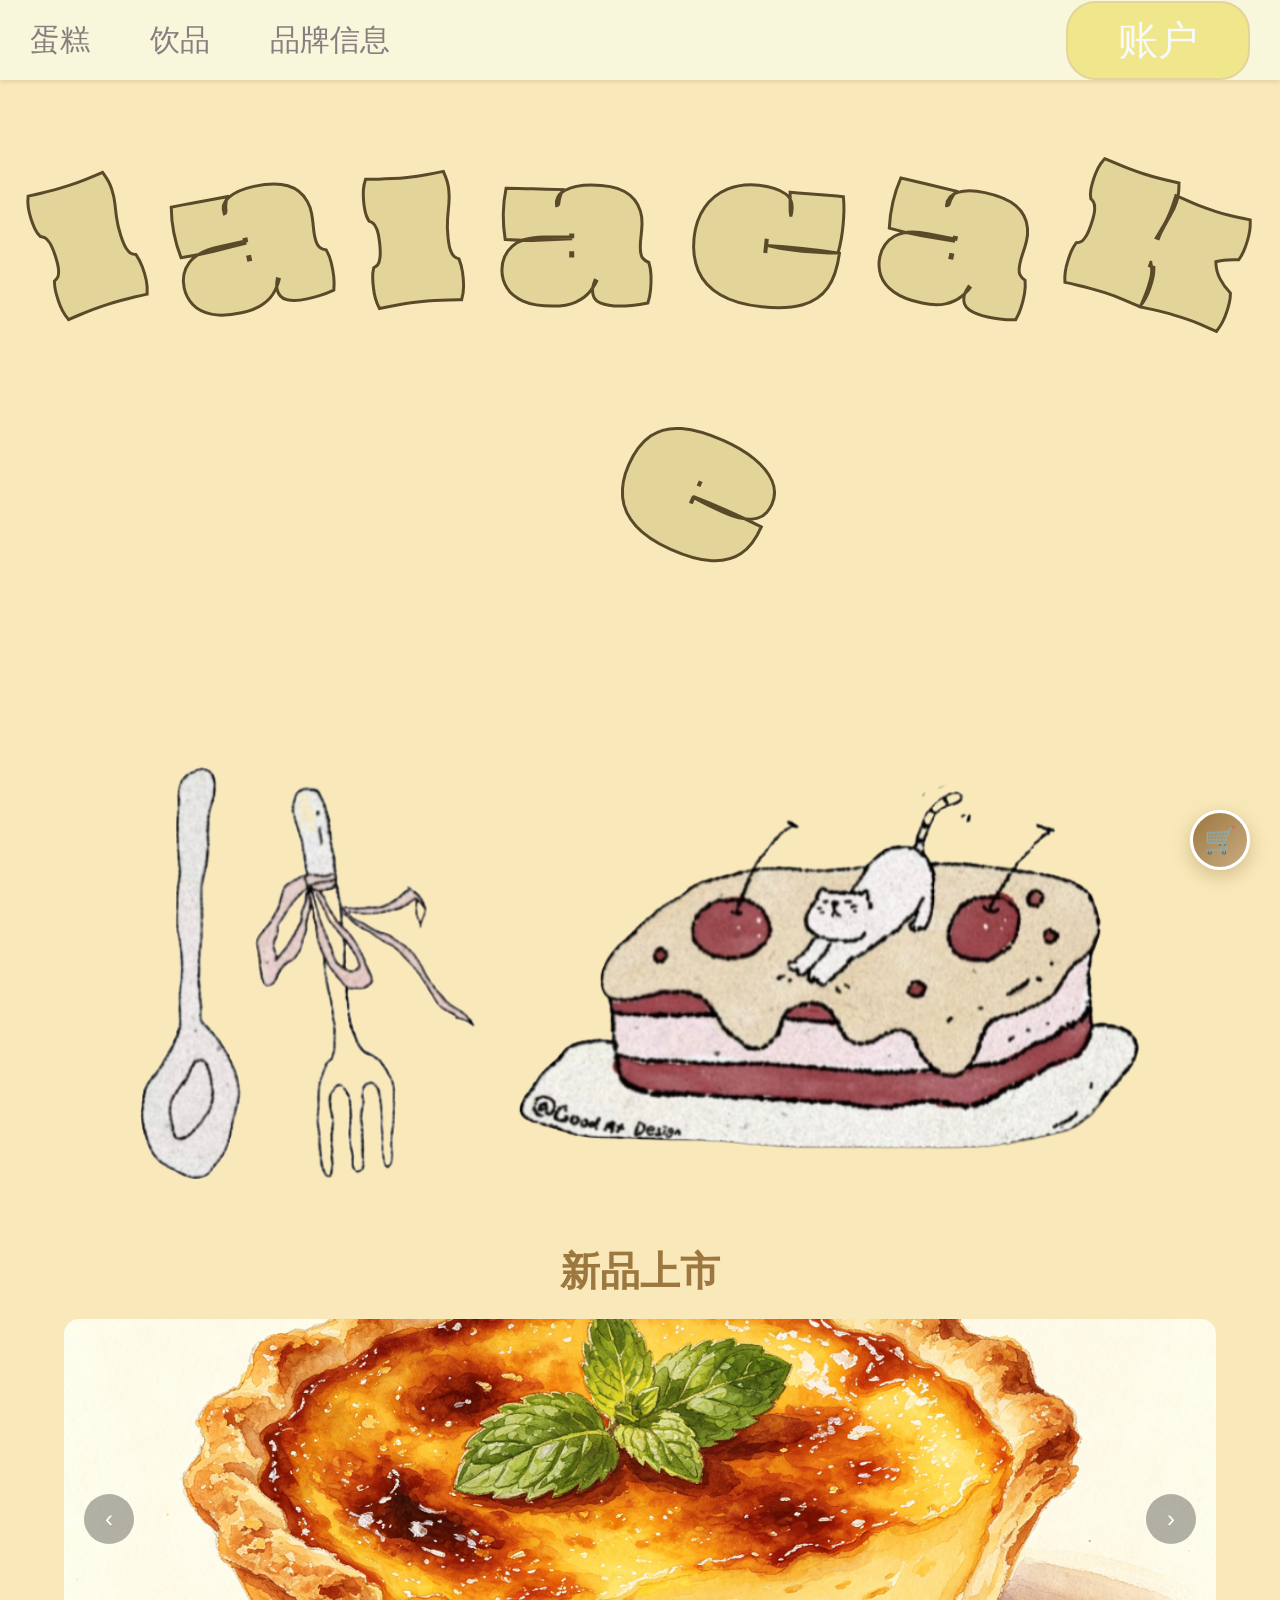
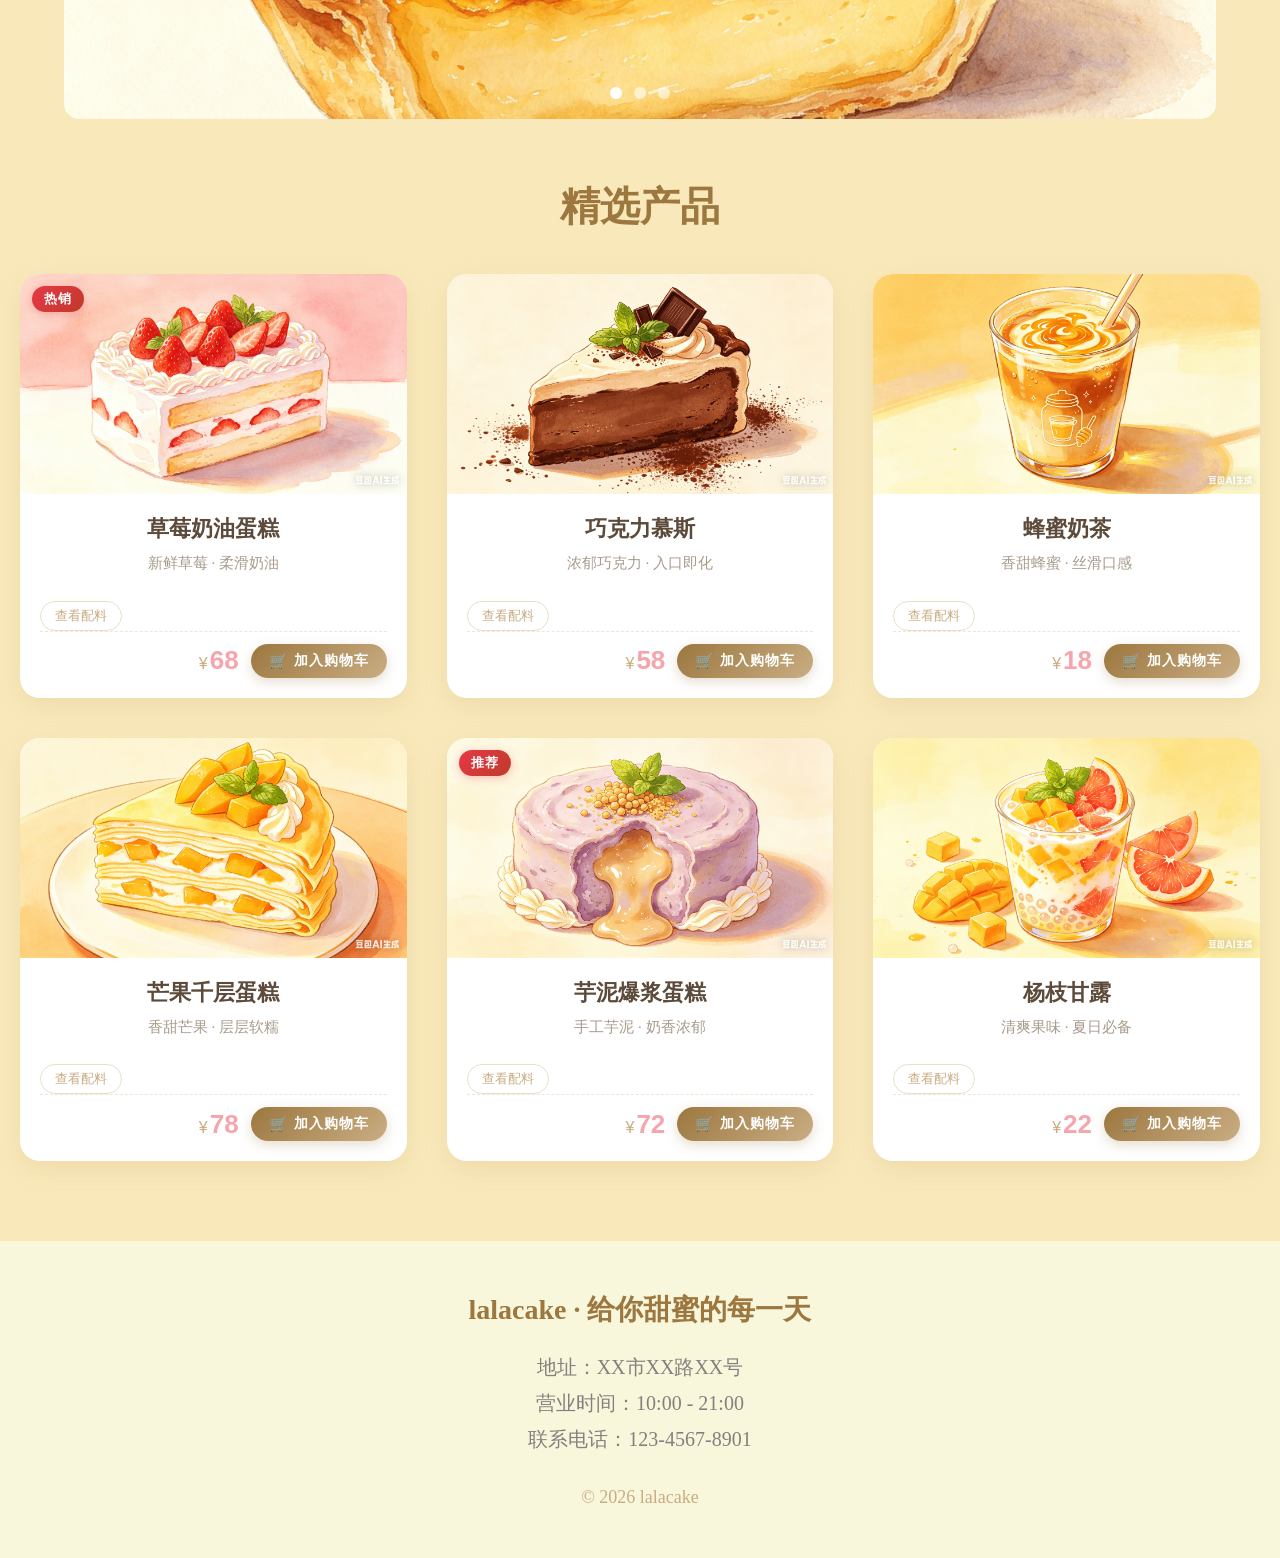
<file: index.html>
<!DOCTYPE html>
<html lang="zh-CN">

<head>
    <meta charset="UTF-8">
    <meta name="viewport" content="width=device-width, initial-scale=1.0">
    <title>lalacake</title>
    <link rel="stylesheet" href="首页style.css">
    <meta name="viewport" content="width=device-width, initial-scale=1.0">
    <link rel="stylesheet" href="mobile.css">
</head>

<body>

    <div class="navbar">
        <ul class="nav-menu">
            <li><a href="蛋糕.html">蛋糕</a></li>
            <li><a href="饮品.html">饮品</a></li>
            <li><a href="javascript:openBrandModal();">品牌信息</a></li>
        </ul>
        <div class="nav-user">
            <a href="javascript:void(0)" onclick="openUser()">账户</a>
        </div>
    </div>

    <div class="header-section">
        <h1 class="curve-title">
            <span style="transform:rotate(-18deg)">l</span>
            <span style="transform:rotate(-12deg)">a</span>
            <span style="transform:rotate(-6deg)">l</span>
            <span style="transform:rotate(0deg)">a</span>
            <span style="transform:rotate(6deg)">c</span>
            <span style="transform:rotate(12deg)">a</span>
            <span style="transform:rotate(18deg)">k</span>
            <span style="transform:rotate(24deg)">e</span>
        </h1>
        <img class="header-img" src="./img/表图.png" alt="照片">
    </div>
    <h2 class="new-title">新品上市</h2>
    <div class="carousel" id="carousel2">
        <div class="carousel-inner">
            <div class="carousel-item active" style="background-image:url('./img/蛋挞.png')"></div>
            <div class="carousel-item" style="background-image:url('./img/瑞士卷.png')"></div>
            <div class="carousel-item" style="background-image:url('./img/阳光玫瑰.png')"></div>
        </div>
        <button class="prev">‹</button>
        <button class="next">›</button>
        <div class="dots">
            <span class="dot active"></span>
            <span class="dot"></span>
            <span class="dot"></span>
        </div>
    </div>

    <!-- 精选产品 -->
    <div class="product-section">
        <h2 class="section-title">精选产品</h2>
        <div class="product-box">
            <div class="item">
                <div class="img-wrap">
                    <div class="tag">热销</div>
                    <img src="./img/草莓奶油蛋糕.png" alt="草莓奶油蛋糕">
                </div>
                <div class="info">
                    <h3>草莓奶油蛋糕</h3>
                    <p class="desc">新鲜草莓 · 柔滑奶油</p>
                    <button class="detail-btn" onclick="showDetail(0)">查看配料</button>
                    <div class="action-bar">
                        <div class="price"><span>¥</span>68</div>
                        <button class="cart-btn" onclick="addToCart(0)">加入购物车</button>
                    </div>
                </div>
            </div>

            <div class="item">
                <div class="img-wrap">
                    <img src="./img/巧克力慕斯.png" alt="巧克力慕斯">
                </div>
                <div class="info">
                    <h3>巧克力慕斯</h3>
                    <p class="desc">浓郁巧克力 · 入口即化</p>
                    <button class="detail-btn" onclick="showDetail(1)">查看配料</button>
                    <div class="action-bar">
                        <div class="price"><span>¥</span>58</div>
                        <button class="cart-btn" onclick="addToCart(1)">加入购物车</button>
                    </div>
                </div>
            </div>

            <div class="item">
                <div class="img-wrap">
                    <img src="./img/蜂蜜奶茶.png" alt="蜂蜜奶茶">
                </div>
                <div class="info">
                    <h3>蜂蜜奶茶</h3>
                    <p class="desc">香甜蜂蜜 · 丝滑口感</p>
                    <button class="detail-btn" onclick="showDetail(2)">查看配料</button>
                    <div class="action-bar">
                        <div class="price"><span>¥</span>18</div>
                        <button class="cart-btn" onclick="addToCart(2)">加入购物车</button>
                    </div>
                </div>
            </div>

            <div class="item">
                <div class="img-wrap">
                    <img src="./img/芒果千层蛋糕.png" alt="芒果千层蛋糕">
                </div>
                <div class="info">
                    <h3>芒果千层蛋糕</h3>
                    <p class="desc">香甜芒果 · 层层软糯</p>
                    <button class="detail-btn" onclick="showDetail(3)">查看配料</button>
                    <div class="action-bar">
                        <div class="price"><span>¥</span>78</div>
                        <button class="cart-btn" onclick="addToCart(3)">加入购物车</button>
                    </div>
                </div>
            </div>

            <div class="item">
                <div class="img-wrap">
                    <div class="tag">推荐</div>
                    <img src="./img/芋泥爆浆蛋糕.png" alt="芋泥爆浆蛋糕">
                </div>
                <div class="info">
                    <h3>芋泥爆浆蛋糕</h3>
                    <p class="desc">手工芋泥 · 奶香浓郁</p>
                    <button class="detail-btn" onclick="showDetail(4)">查看配料</button>
                    <div class="action-bar">
                        <div class="price"><span>¥</span>72</div>
                        <button class="cart-btn" onclick="addToCart(4)">加入购物车</button>
                    </div>
                </div>
            </div>

            <div class="item">
                <div class="img-wrap">
                    <img src="./img/杨枝甘露.png" alt="杨枝甘露">
                </div>
                <div class="info">
                    <h3>杨枝甘露</h3>
                    <p class="desc">清爽果味 · 夏日必备</p>
                    <button class="detail-btn" onclick="showDetail(5)">查看配料</button>
                    <div class="action-bar">
                        <div class="price"><span>¥</span>22</div>
                        <button class="cart-btn" onclick="addToCart(5)">加入购物车</button>
                    </div>
                </div>
            </div>
        </div>
    </div>

    <!-- 配料弹窗 -->
    <div class="modal" id="modal">
        <div class="modal-content">
            <span class="close" onclick="closeModal()">&times;</span>
            <h3 id="modalTitle">产品名称</h3>
            <p id="modalContent">配料表</p>
        </div>
    </div>

    <!-- 品牌信息弹窗 -->
    <div class="modal" id="brandModal">
        <div class="modal-content">
            <span class="close" onclick="closeBrandModal()">&times;</span>
            <h3 style="margin-bottom: 15px;color:#9c773f;">🥧 关于 lalacake</h3>
            <p style="line-height:1.8;color:#5c4a3a;">
                lalacake 创立于2025年，<br>
                坚持纯手工制作甜点与饮品，<br>
                严选优质原料，低糖低脂，<br>
                用心打造每一份甜蜜美味。<br><br>
                品牌理念：<br>
                「用甜点治愈日常，用温柔陪伴生活」
            </p>
        </div>
    </div>
    <!-- 右下角购物车悬浮按钮 -->
    <div class="float-cart" id="floatCart" onclick="openCart()">
        🛒
        <div class="badge" id="cartBadge">0</div>
    </div>

    <!-- ===================== 购物车侧边弹窗 ===================== -->
    <div class="cart-overlay" id="cartOverlay" onclick="closeCart(event)">
        <div class="cart-panel" onclick="event.stopPropagation()">
            <div class="cart-header">
                <h2>我的购物车</h2>
                <button class="cart-close" onclick="closeCart()">&times;</button>
            </div>
            <div class="cart-body" id="cartBody">
                <!-- 动态内容 -->
            </div>
            <div class="cart-footer" id="cartFooter" style="display:none;">
                <div class="cart-total-row">
                    <span>合计</span>
                    <div class="total-price"><span>¥</span><span id="totalPrice">0</span></div>
                </div>
                <button class="checkout-btn">去结算</button>
            </div>
        </div>
    </div>

    <!-- 页脚 -->
    <div class="footer">
        <h3>lalacake · 给你甜蜜的每一天</h3>
        <p>地址：XX市XX路XX号</p>
        <p>营业时间：10:00 - 21:00</p>
        <p>联系电话：123-4567-8901</p>
        <div class="footer-bottom">
            © 2026 lalacake
        </div>
    </div>

    <script src="首页script.js"></script>
    <script src="账户.js"></script>



</body>


</html>
</file>
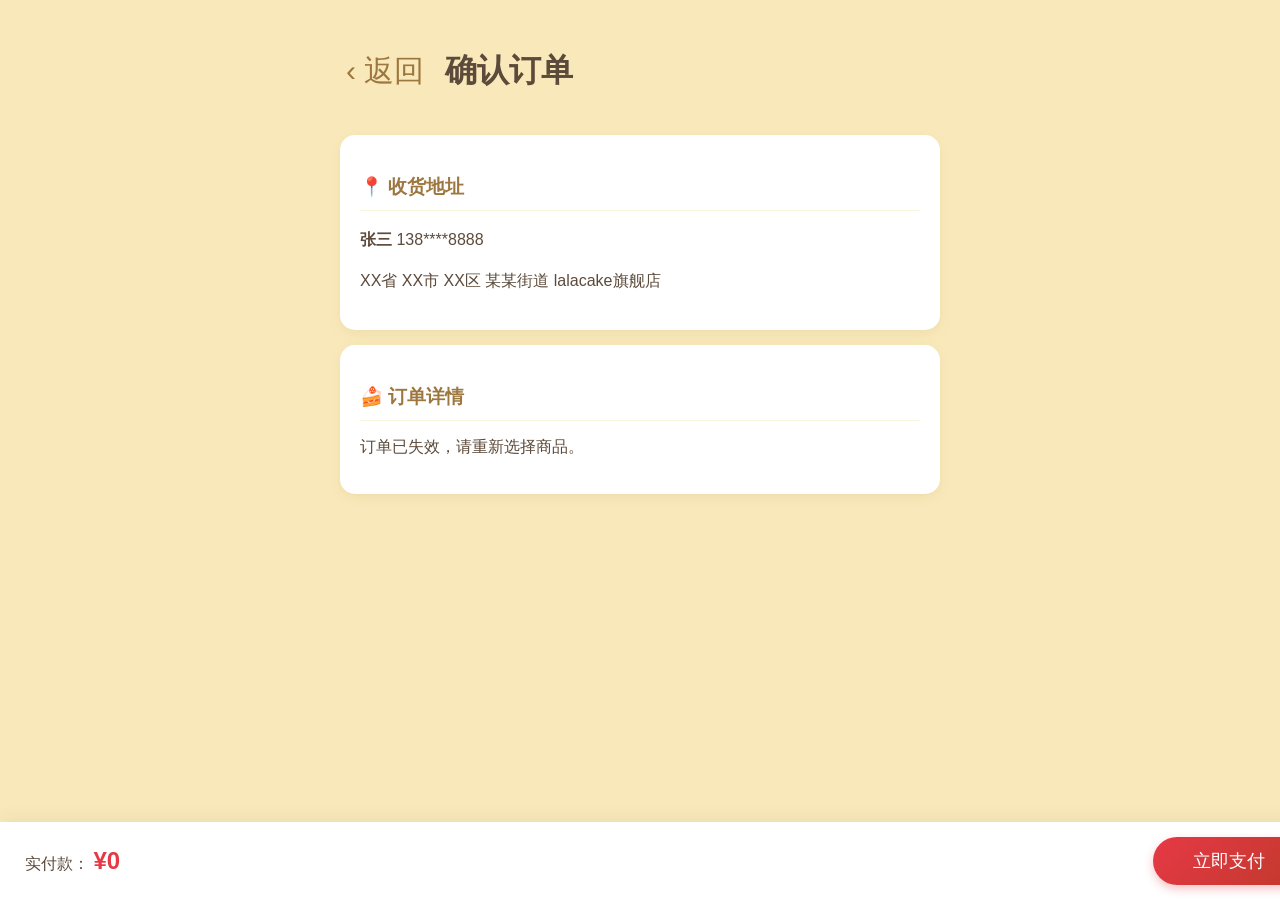
<file: 结算.html>
<!DOCTYPE html>
<html lang="zh-CN">

<head>
  <meta charset="UTF-8">
  <meta name="viewport" content="width=device-width, initial-scale=1.0">
  <title>确认订单 - lalacake</title>
  <link rel="stylesheet" href="结算.css">
  <meta name="viewport" content="width=device-width, initial-scale=1.0">
  <link rel="stylesheet" href="mobile.css">
</head>

<body>
  <div class="checkout-container">
    <div class="checkout-header">
      <button class="back-btn" onclick="history.back()">‹ 返回</button>
      <h1>确认订单</h1>
    </div>

    <div class="section-card">
      <h3>📍 收货地址</h3>
      <div class="address-info">
        <p><strong>张三</strong> 138****8888</p>
        <p>XX省 XX市 XX区 某某街道 lalacake旗舰店</p>
      </div>
    </div>

    <div class="section-card">
      <h3>🍰 订单详情</h3>
      <div id="orderList">
      </div>
    </div>

    <div class="checkout-footer">
      <div class="total-bar">
        <span>实付款：</span>
        <span class="final-price">¥<span id="finalTotal">0</span></span>
      </div>
      <button class="pay-btn" onclick="handlePay()">立即支付</button>
    </div>
  </div>

  <script src="结算.js"></script>
</body>

</html>
</file>
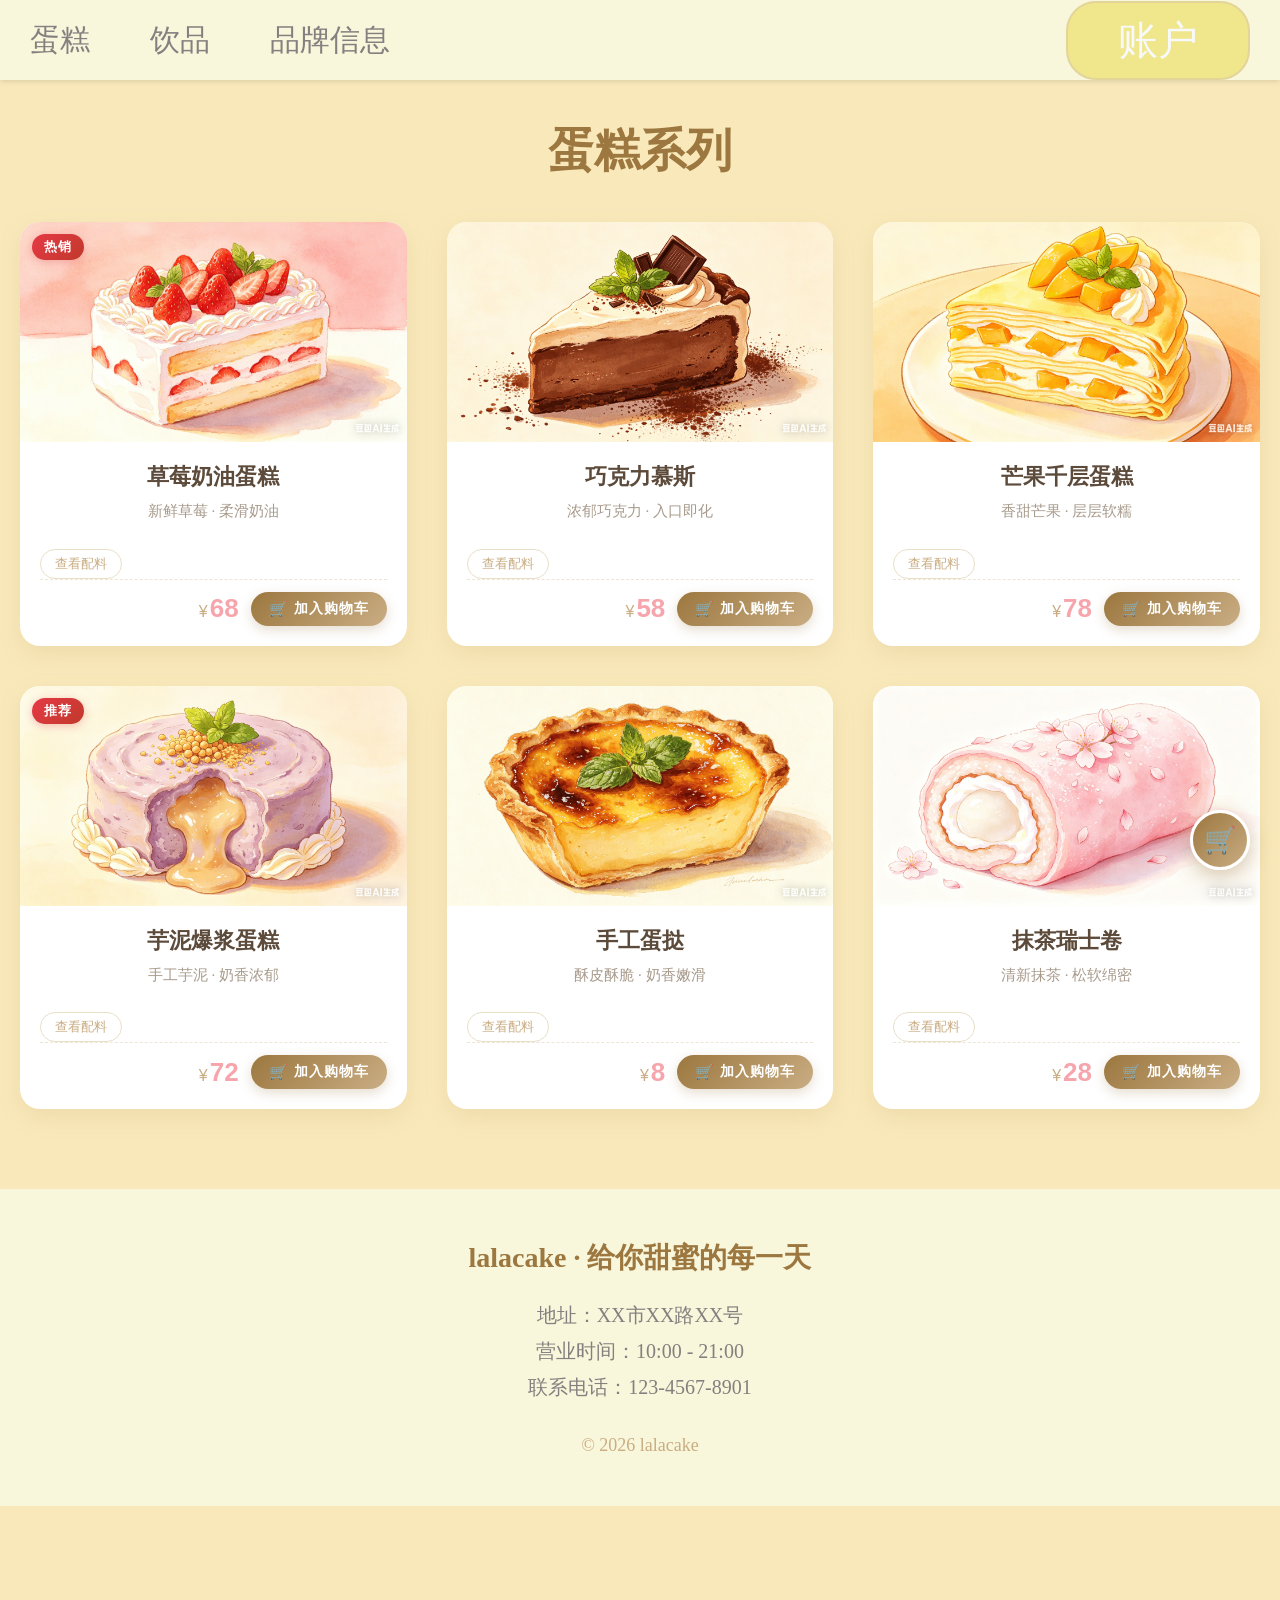
<file: 蛋糕.html>
<!DOCTYPE html>
<html lang="zh-CN">

<head>
  <meta charset="UTF-8">
  <meta name="viewport" content="width=device-width, initial-scale=1.0">
  <title>蛋糕系列 - lalacake</title>
  <link rel="stylesheet" href="蛋糕style.css">
  <meta name="viewport" content="width=device-width, initial-scale=1.0">
  <link rel="stylesheet" href="mobile.css">
</head>

<body>
  <div class="navbar">
    <ul class="nav-menu">
      <li><a href="蛋糕.html">蛋糕</a></li>
      <li><a href="饮品.html">饮品</a></li>
      <li><a href="javascript:openBrandModal();">品牌信息</a></li>
    </ul>
    <div class="nav-user">
      <a href="javascript:void(0)" onclick="openUser()">账户</a>
    </div>
  </div>

  <h1 class="page-title"> 蛋糕系列</h1>

  <div class="product-section">
    <div class="product-box">
      <div class="item">
        <div class="img-wrap">
          <div class="tag">热销</div>
          <img src="./img/草莓奶油蛋糕.png" alt="草莓奶油蛋糕">
        </div>
        <div class="info">
          <h3>草莓奶油蛋糕</h3>
          <p class="desc">新鲜草莓 · 柔滑奶油</p>
          <button class="detail-btn" onclick="showDetail(0)">查看配料</button>
          <div class="action-bar">
            <div class="price"><span>¥</span>68</div>
            <button class="cart-btn" onclick="addToCart(0)">加入购物车</button>
          </div>
        </div>
      </div>
      <div class="item">
        <div class="img-wrap">
          <img src="./img/巧克力慕斯.png" alt="巧克力慕斯">
        </div>
        <div class="info">
          <h3>巧克力慕斯</h3>
          <p class="desc">浓郁巧克力 · 入口即化</p>
          <button class="detail-btn" onclick="showDetail(1)">查看配料</button>
          <div class="action-bar">
            <div class="price"><span>¥</span>58</div>
            <button class="cart-btn" onclick="addToCart(1)">加入购物车</button>
          </div>
        </div>
      </div>
      <div class="item">
        <div class="img-wrap">
          <img src="./img/芒果千层蛋糕.png" alt="芒果千层蛋糕">
        </div>
        <div class="info">
          <h3>芒果千层蛋糕</h3>
          <p class="desc">香甜芒果 · 层层软糯</p>
          <button class="detail-btn" onclick="showDetail(3)">查看配料</button>
          <div class="action-bar">
            <div class="price"><span>¥</span>78</div>
            <button class="cart-btn" onclick="addToCart(3)">加入购物车</button>
          </div>
        </div>
      </div>
      <div class="item">
        <div class="img-wrap">
          <div class="tag">推荐</div>
          <img src="./img/芋泥爆浆蛋糕.png" alt="芋泥爆浆蛋糕">
        </div>
        <div class="info">
          <h3>芋泥爆浆蛋糕</h3>
          <p class="desc">手工芋泥 · 奶香浓郁</p>
          <button class="detail-btn" onclick="showDetail(4)">查看配料</button>
          <div class="action-bar">
            <div class="price"><span>¥</span>72</div>
            <button class="cart-btn" onclick="addToCart(4)">加入购物车</button>
          </div>
        </div>
      </div>
      <div class="item">
        <div class="img-wrap">
          <img src="./img/蛋挞.png" alt="手工蛋挞">
        </div>
        <div class="info">
          <h3>手工蛋挞</h3>
          <p class="desc">酥皮酥脆 · 奶香嫩滑</p>
          <button class="detail-btn" onclick="showDetail(6)">查看配料</button>
          <div class="action-bar">
            <div class="price"><span>¥</span>8</div>
            <button class="cart-btn" onclick="addToCart(6)">加入购物车</button>
          </div>
        </div>
      </div>
      <div class="item">
        <div class="img-wrap">
          <img src="./img/瑞士卷.png" alt="抹茶瑞士卷">
        </div>
        <div class="info">
          <h3>抹茶瑞士卷</h3>
          <p class="desc">清新抹茶 · 松软绵密</p>
          <button class="detail-btn" onclick="showDetail(7)">查看配料</button>
          <div class="action-bar">
            <div class="price"><span>¥</span>28</div>
            <button class="cart-btn" onclick="addToCart(7)">加入购物车</button>
          </div>
        </div>
      </div>
    </div>
  </div>

  <!-- 配料弹窗 -->
  <div class="modal" id="modal">
    <div class="modal-content">
      <span class="close" onclick="closeModal()">&times;</span>
      <h3 id="modalTitle">产品名称</h3>
      <p id="modalContent">配料表</p>
    </div>
  </div>

  <!-- 品牌信息弹窗 -->
  <div class="modal" id="brandModal">
    <div class="modal-content">
      <span class="close" onclick="closeBrandModal()">&times;</span>
      <h3 style="margin-bottom: 15px;color:#9c773f;">🥧 关于 lalacake</h3>
      <p style="line-height:1.8;color:#5c4a3a;">
        lalacake 创立于2025年，<br>
        坚持纯手工制作甜点与饮品，<br>
        严选优质原料，低糖低脂，<br>
        用心打造每一份甜蜜美味。<br><br>
        品牌理念：<br>
        「用甜点治愈日常，用温柔陪伴生活」
      </p>
    </div>
  </div>

  <!-- 悬浮购物车按钮 -->
  <div class="float-cart" id="floatCart" onclick="openCart()">
    🛒
    <div class="badge" id="cartBadge">0</div>
  </div>

  <!-- 购物车侧边弹窗 -->
  <div class="cart-overlay" id="cartOverlay" onclick="closeCart(event)">
    <div class="cart-panel" onclick="event.stopPropagation()">
      <div class="cart-header">
        <h2>我的购物车</h2>
        <button class="cart-close" onclick="closeCart()">&times;</button>
      </div>
      <div class="cart-body" id="cartBody"></div>
      <div class="cart-footer" id="cartFooter" style="display:none;">
        <div class="cart-total-row">
          <span>合计</span>
          <div class="total-price"><span>¥</span><span id="totalPrice">0</span></div>
        </div>
        <button class="checkout-btn">去结算</button>
      </div>
    </div>
  </div>

  <!-- 页脚 -->
  <div class="footer">
    <h3>lalacake · 给你甜蜜的每一天</h3>
    <p>地址：XX市XX路XX号</p>
    <p>营业时间：10:00 - 21:00</p>
    <p>联系电话：123-4567-8901</p>
    <div class="footer-bottom">© 2026 lalacake</div>
  </div>
  <script src="蛋糕script.js"></script>

  <script src="账户.js"></script>
</body>

</html>
</file>
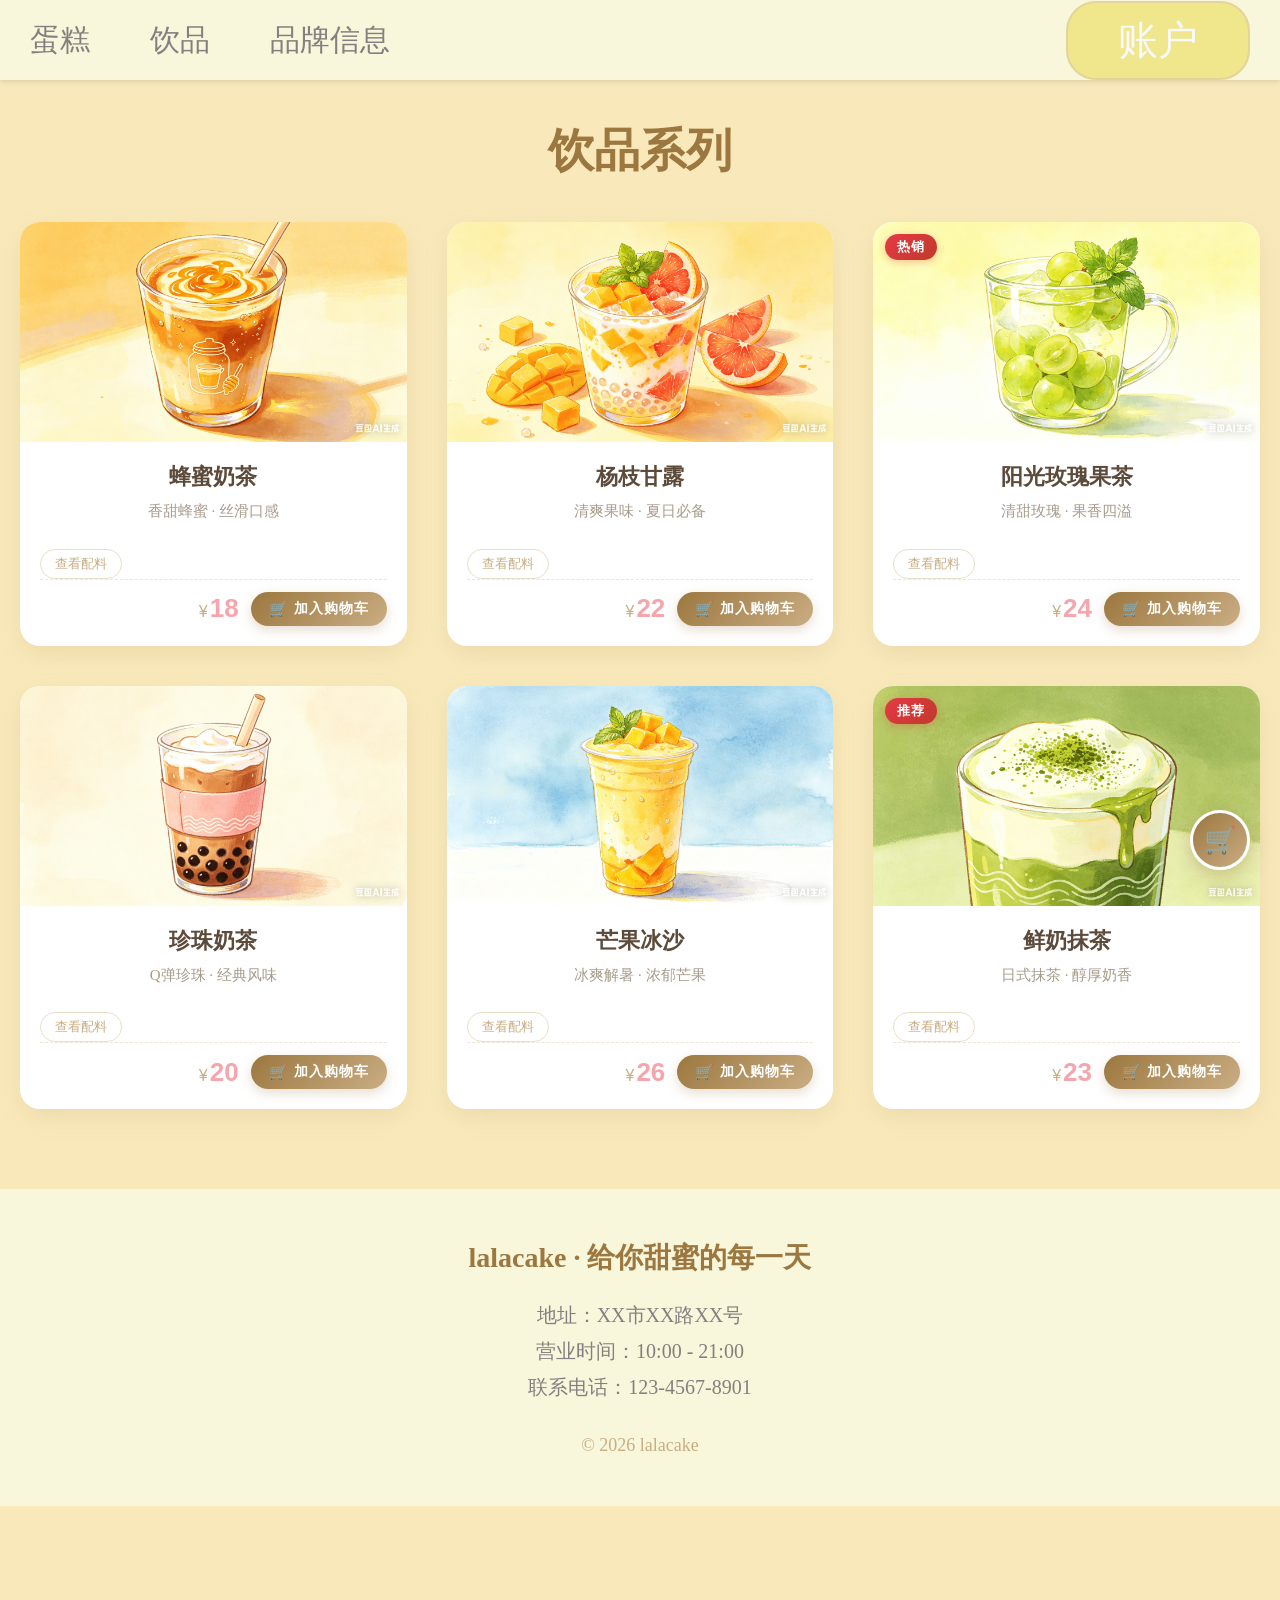
<file: 饮品.html>
<!DOCTYPE html>
<html lang="zh-CN">

<head>
  <meta charset="UTF-8">
  <meta name="viewport" content="width=device-width, initial-scale=1.0">
  <title>饮品系列 - lalacake</title>
  <link rel="stylesheet" href="饮品style.css">
  <meta name="viewport" content="width=device-width, initial-scale=1.0">
  <link rel="stylesheet" href="mobile.css">
</head>

<body>
  <div class="navbar">
    <ul class="nav-menu">
      <li><a href="蛋糕.html">蛋糕</a></li>
      <li><a href="饮品.html">饮品</a></li>
      <li><a href="javascript:openBrandModal();">品牌信息</a></li>
    </ul>
    <div class="nav-user">
      <a href="javascript:void(0)" onclick="openUser()">账户</a>
    </div>
  </div>

  <h1 class="page-title"> 饮品系列</h1>

  <div class="product-section">
    <div class="product-box">
      <div class="item">
        <div class="img-wrap">
          <img src="./img/蜂蜜奶茶.png" alt="蜂蜜奶茶">
        </div>
        <div class="info">
          <h3>蜂蜜奶茶</h3>
          <p class="desc">香甜蜂蜜 · 丝滑口感</p>
          <button class="detail-btn" onclick="showDetail(2)">查看配料</button>
          <div class="action-bar">
            <div class="price"><span>¥</span>18</div>
            <button class="cart-btn" onclick="addToCart(2)">加入购物车</button>
          </div>
        </div>
      </div>

      <div class="item">
        <div class="img-wrap">
          <img src="./img/杨枝甘露.png" alt="杨枝甘露">
        </div>
        <div class="info">
          <h3>杨枝甘露</h3>
          <p class="desc">清爽果味 · 夏日必备</p>
          <button class="detail-btn" onclick="showDetail(5)">查看配料</button>
          <div class="action-bar">
            <div class="price"><span>¥</span>22</div>
            <button class="cart-btn" onclick="addToCart(5)">加入购物车</button>
          </div>
        </div>
      </div>

      <div class="item">
        <div class="img-wrap">
          <div class="tag">热销</div>
          <img src="./img/阳光玫瑰果茶.png" alt="阳光玫瑰果茶">
        </div>
        <div class="info">
          <h3>阳光玫瑰果茶</h3>
          <p class="desc">清甜玫瑰 · 果香四溢</p>
          <button class="detail-btn" onclick="showDetail(8)">查看配料</button>
          <div class="action-bar">
            <div class="price"><span>¥</span>24</div>
            <button class="cart-btn" onclick="addToCart(8)">加入购物车</button>
          </div>
        </div>
      </div>

      <div class="item">
        <div class="img-wrap">
          <img src="./img/珍珠奶茶.png" alt="珍珠奶茶">
        </div>
        <div class="info">
          <h3>珍珠奶茶</h3>
          <p class="desc">Q弹珍珠 · 经典风味</p>
          <button class="detail-btn" onclick="showDetail(9)">查看配料</button>
          <div class="action-bar">
            <div class="price"><span>¥</span>20</div>
            <button class="cart-btn" onclick="addToCart(9)">加入购物车</button>
          </div>
        </div>
      </div>

      <div class="item">
        <div class="img-wrap">
          <img src="./img/芒果冰沙.png" alt="芒果冰沙">
        </div>
        <div class="info">
          <h3>芒果冰沙</h3>
          <p class="desc">冰爽解暑 · 浓郁芒果</p>
          <button class="detail-btn" onclick="showDetail(10)">查看配料</button>
          <div class="action-bar">
            <div class="price"><span>¥</span>26</div>
            <button class="cart-btn" onclick="addToCart(10)">加入购物车</button>
          </div>
        </div>
      </div>

      <div class="item">
        <div class="img-wrap">
          <div class="tag">推荐</div>
          <img src="./img/鲜奶抹茶.png" alt="鲜奶抹茶">
        </div>
        <div class="info">
          <h3>鲜奶抹茶</h3>
          <p class="desc">日式抹茶 · 醇厚奶香</p>
          <button class="detail-btn" onclick="showDetail(11)">查看配料</button>
          <div class="action-bar">
            <div class="price"><span>¥</span>23</div>
            <button class="cart-btn" onclick="addToCart(11)">加入购物车</button>
          </div>
        </div>
      </div>
    </div>
  </div>

  <!-- 配料弹窗 -->
  <div class="modal" id="modal">
    <div class="modal-content">
      <span class="close" onclick="closeModal()">&times;</span>
      <h3 id="modalTitle">产品名称</h3>
      <p id="modalContent">配料表</p>
    </div>
  </div>

  <!-- 品牌信息弹窗 -->
  <div class="modal" id="brandModal">
    <div class="modal-content">
      <span class="close" onclick="closeBrandModal()">&times;</span>
      <h3 style="margin-bottom: 15px;color:#9c773f;">🥧 关于 lalacake</h3>
      <p style="line-height:1.8;color:#5c4a3a;">
        lalacake 创立于2025年，<br>
        坚持纯手工制作甜点与饮品，<br>
        严选优质原料，低糖低脂，<br>
        用心打造每一份甜蜜美味。<br><br>
        品牌理念：<br>
        「用甜点治愈日常，用温柔陪伴生活」
      </p>
    </div>
  </div>

  <!-- 悬浮购物车按钮 -->
  <div class="float-cart" id="floatCart" onclick="openCart()">
    🛒
    <div class="badge" id="cartBadge">0</div>
  </div>

  <!-- 购物车侧边弹窗 -->
  <div class="cart-overlay" id="cartOverlay" onclick="closeCart(event)">
    <div class="cart-panel" onclick="event.stopPropagation()">
      <div class="cart-header">
        <h2>我的购物车</h2>
        <button class="cart-close" onclick="closeCart()">&times;</button>
      </div>
      <div class="cart-body" id="cartBody"></div>
      <div class="cart-footer" id="cartFooter" style="display:none;">
        <div class="cart-total-row">
          <span>合计</span>
          <div class="total-price"><span>¥</span><span id="totalPrice">0</span></div>
        </div>
        <button class="checkout-btn">去结算</button>
      </div>
    </div>
  </div>

  <!-- 页脚 -->
  <div class="footer">
    <h3>lalacake · 给你甜蜜的每一天</h3>
    <p>地址：XX市XX路XX号</p>
    <p>营业时间：10:00 - 21:00</p>
    <p>联系电话：123-4567-8901</p>
    <div class="footer-bottom">© 2026 lalacake</div>
  </div>


  <script src="账户.js"></script>
  <script src="饮品script.js"></script>
</body>

</html>
</file>
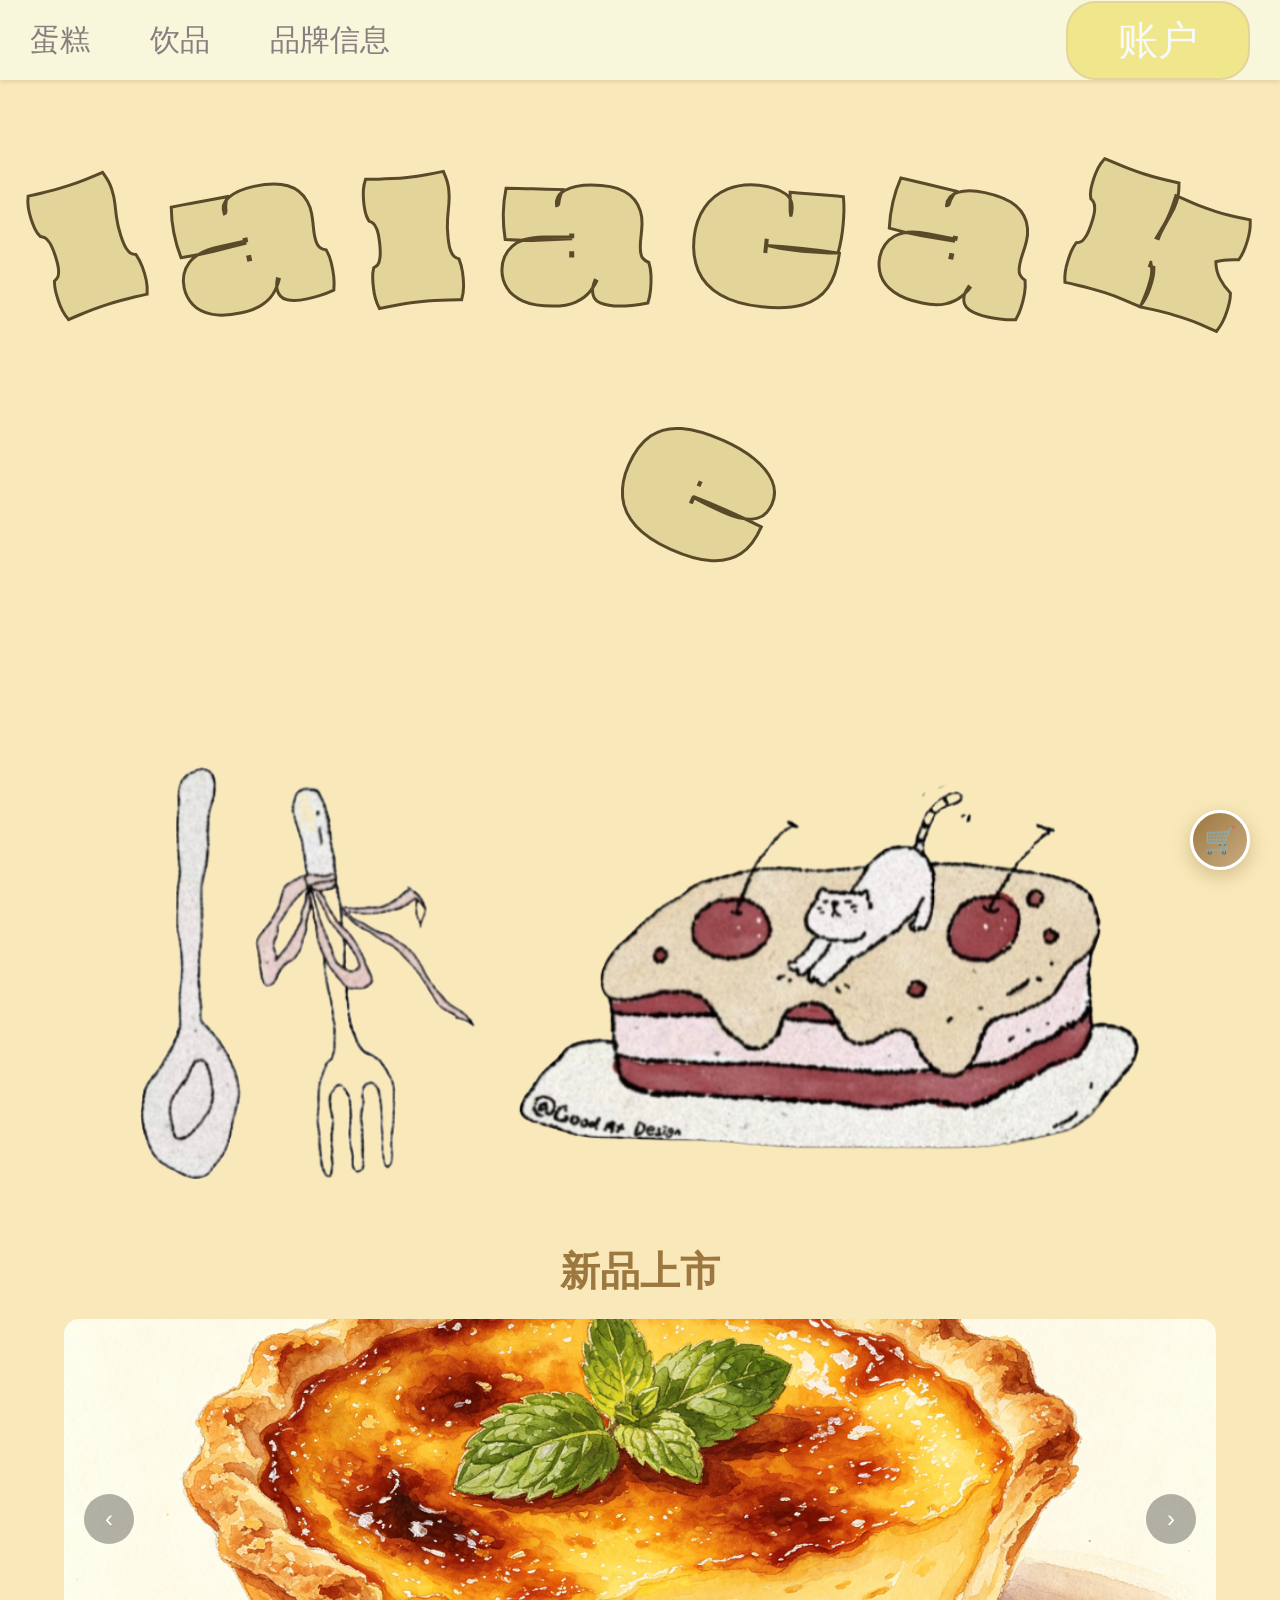
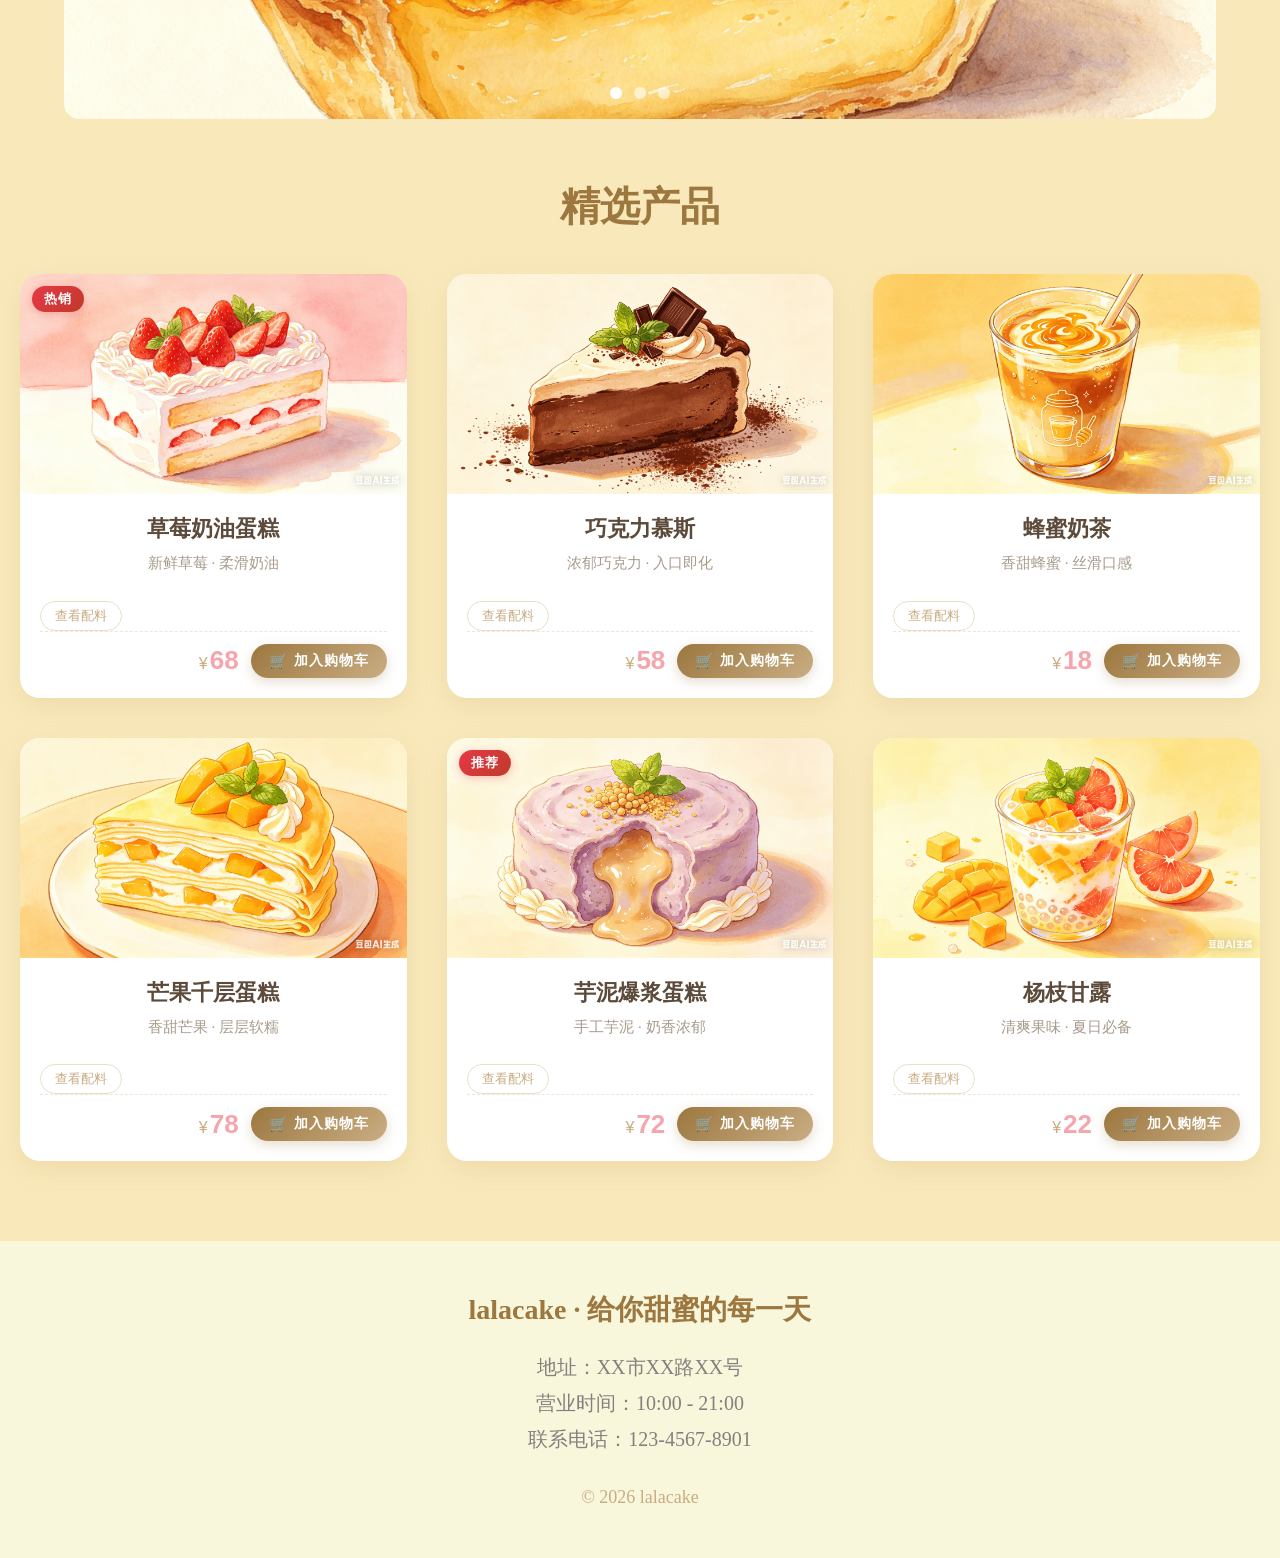
<file: 首页.html>
<!DOCTYPE html>
<html lang="zh-CN">

<head>
    <meta charset="UTF-8">
    <meta name="viewport" content="width=device-width, initial-scale=1.0">
    <title>lalacake</title>
    <link rel="stylesheet" href="首页style.css">
    <meta name="viewport" content="width=device-width, initial-scale=1.0">
    <link rel="stylesheet" href="mobile.css">
</head>

<body>

    <div class="navbar">
        <ul class="nav-menu">
            <li><a href="蛋糕.html">蛋糕</a></li>
            <li><a href="饮品.html">饮品</a></li>
            <li><a href="javascript:openBrandModal();">品牌信息</a></li>
        </ul>
        <div class="nav-user">
            <a href="javascript:void(0)" onclick="openUser()">账户</a>
        </div>
    </div>

    <div class="header-section">
        <h1 class="curve-title">
            <span style="transform:rotate(-18deg)">l</span>
            <span style="transform:rotate(-12deg)">a</span>
            <span style="transform:rotate(-6deg)">l</span>
            <span style="transform:rotate(0deg)">a</span>
            <span style="transform:rotate(6deg)">c</span>
            <span style="transform:rotate(12deg)">a</span>
            <span style="transform:rotate(18deg)">k</span>
            <span style="transform:rotate(24deg)">e</span>
        </h1>
        <img class="header-img" src="./img/表图.png" alt="照片">
    </div>
    <h2 class="new-title">新品上市</h2>
    <div class="carousel" id="carousel2">
        <div class="carousel-inner">
            <div class="carousel-item active" style="background-image:url('./img/蛋挞.png')"></div>
            <div class="carousel-item" style="background-image:url('./img/瑞士卷.png')"></div>
            <div class="carousel-item" style="background-image:url('./img/阳光玫瑰.png')"></div>
        </div>
        <button class="prev">‹</button>
        <button class="next">›</button>
        <div class="dots">
            <span class="dot active"></span>
            <span class="dot"></span>
            <span class="dot"></span>
        </div>
    </div>

    <!-- 精选产品 -->
    <div class="product-section">
        <h2 class="section-title">精选产品</h2>
        <div class="product-box">
            <div class="item">
                <div class="img-wrap">
                    <div class="tag">热销</div>
                    <img src="./img/草莓奶油蛋糕.png" alt="草莓奶油蛋糕">
                </div>
                <div class="info">
                    <h3>草莓奶油蛋糕</h3>
                    <p class="desc">新鲜草莓 · 柔滑奶油</p>
                    <button class="detail-btn" onclick="showDetail(0)">查看配料</button>
                    <div class="action-bar">
                        <div class="price"><span>¥</span>68</div>
                        <button class="cart-btn" onclick="addToCart(0)">加入购物车</button>
                    </div>
                </div>
            </div>

            <div class="item">
                <div class="img-wrap">
                    <img src="./img/巧克力慕斯.png" alt="巧克力慕斯">
                </div>
                <div class="info">
                    <h3>巧克力慕斯</h3>
                    <p class="desc">浓郁巧克力 · 入口即化</p>
                    <button class="detail-btn" onclick="showDetail(1)">查看配料</button>
                    <div class="action-bar">
                        <div class="price"><span>¥</span>58</div>
                        <button class="cart-btn" onclick="addToCart(1)">加入购物车</button>
                    </div>
                </div>
            </div>

            <div class="item">
                <div class="img-wrap">
                    <img src="./img/蜂蜜奶茶.png" alt="蜂蜜奶茶">
                </div>
                <div class="info">
                    <h3>蜂蜜奶茶</h3>
                    <p class="desc">香甜蜂蜜 · 丝滑口感</p>
                    <button class="detail-btn" onclick="showDetail(2)">查看配料</button>
                    <div class="action-bar">
                        <div class="price"><span>¥</span>18</div>
                        <button class="cart-btn" onclick="addToCart(2)">加入购物车</button>
                    </div>
                </div>
            </div>

            <div class="item">
                <div class="img-wrap">
                    <img src="./img/芒果千层蛋糕.png" alt="芒果千层蛋糕">
                </div>
                <div class="info">
                    <h3>芒果千层蛋糕</h3>
                    <p class="desc">香甜芒果 · 层层软糯</p>
                    <button class="detail-btn" onclick="showDetail(3)">查看配料</button>
                    <div class="action-bar">
                        <div class="price"><span>¥</span>78</div>
                        <button class="cart-btn" onclick="addToCart(3)">加入购物车</button>
                    </div>
                </div>
            </div>

            <div class="item">
                <div class="img-wrap">
                    <div class="tag">推荐</div>
                    <img src="./img/芋泥爆浆蛋糕.png" alt="芋泥爆浆蛋糕">
                </div>
                <div class="info">
                    <h3>芋泥爆浆蛋糕</h3>
                    <p class="desc">手工芋泥 · 奶香浓郁</p>
                    <button class="detail-btn" onclick="showDetail(4)">查看配料</button>
                    <div class="action-bar">
                        <div class="price"><span>¥</span>72</div>
                        <button class="cart-btn" onclick="addToCart(4)">加入购物车</button>
                    </div>
                </div>
            </div>

            <div class="item">
                <div class="img-wrap">
                    <img src="./img/杨枝甘露.png" alt="杨枝甘露">
                </div>
                <div class="info">
                    <h3>杨枝甘露</h3>
                    <p class="desc">清爽果味 · 夏日必备</p>
                    <button class="detail-btn" onclick="showDetail(5)">查看配料</button>
                    <div class="action-bar">
                        <div class="price"><span>¥</span>22</div>
                        <button class="cart-btn" onclick="addToCart(5)">加入购物车</button>
                    </div>
                </div>
            </div>
        </div>
    </div>

    <!-- 配料弹窗 -->
    <div class="modal" id="modal">
        <div class="modal-content">
            <span class="close" onclick="closeModal()">&times;</span>
            <h3 id="modalTitle">产品名称</h3>
            <p id="modalContent">配料表</p>
        </div>
    </div>

    <!-- 品牌信息弹窗 -->
    <div class="modal" id="brandModal">
        <div class="modal-content">
            <span class="close" onclick="closeBrandModal()">&times;</span>
            <h3 style="margin-bottom: 15px;color:#9c773f;">🥧 关于 lalacake</h3>
            <p style="line-height:1.8;color:#5c4a3a;">
                lalacake 创立于2025年，<br>
                坚持纯手工制作甜点与饮品，<br>
                严选优质原料，低糖低脂，<br>
                用心打造每一份甜蜜美味。<br><br>
                品牌理念：<br>
                「用甜点治愈日常，用温柔陪伴生活」
            </p>
        </div>
    </div>
    <!-- 右下角购物车悬浮按钮 -->
    <div class="float-cart" id="floatCart" onclick="openCart()">
        🛒
        <div class="badge" id="cartBadge">0</div>
    </div>

    <!-- ===================== 购物车侧边弹窗 ===================== -->
    <div class="cart-overlay" id="cartOverlay" onclick="closeCart(event)">
        <div class="cart-panel" onclick="event.stopPropagation()">
            <div class="cart-header">
                <h2>我的购物车</h2>
                <button class="cart-close" onclick="closeCart()">&times;</button>
            </div>
            <div class="cart-body" id="cartBody">
                <!-- 动态内容 -->
            </div>
            <div class="cart-footer" id="cartFooter" style="display:none;">
                <div class="cart-total-row">
                    <span>合计</span>
                    <div class="total-price"><span>¥</span><span id="totalPrice">0</span></div>
                </div>
                <button class="checkout-btn">去结算</button>
            </div>
        </div>
    </div>

    <!-- 页脚 -->
    <div class="footer">
        <h3>lalacake · 给你甜蜜的每一天</h3>
        <p>地址：XX市XX路XX号</p>
        <p>营业时间：10:00 - 21:00</p>
        <p>联系电话：123-4567-8901</p>
        <div class="footer-bottom">
            © 2026 lalacake
        </div>
    </div>

    <script src="首页script.js"></script>
    <script src="账户.js"></script>



</body>


</html>
</file>
<file: 首页style.css>
* {
  margin: 0;
  padding: 0;
  box-sizing: border-box;
}

@font-face {
  font-family: 'oi';
  /* 自定义字体名称 */
  src: url('./font/Oi-Regular.ttf') format('truetype');
  font-weight: normal;
  font-style: normal;
}

.navbar {
  position: fixed;
  top: 0;
  left: 0;
  width: 100%;
  height: 80px;
  background: #f8f6db;
  display: flex;
  align-items: center;
  justify-content: space-between;
  padding: 0 30px;
  box-shadow: 0 2px 5px rgba(0, 0, 0, 0.1);
  z-index: 999;
  font-family: "宋体";
}

.nav-menu {
  display: flex;
  gap: 60px;
  list-style: none;
}

.nav-menu a {
  text-decoration: none;
  color: #867f7f;
  font-size: 30px;
}

.nav-menu a:hover {
  color: #c9ad83;
}

.nav-user a {
  font-size: 40px;
  color: #f7f9fa;
  display: inline-block;
  cursor: pointer;
  border: 2px solid #e3d49a;
  text-align: center;
  padding: 10px 50px;
  border-radius: 30px;
  background-color: khaki;
  text-decoration: none;
  text-shadow: 4px 2px, rgba(0, 0, 0, .6)
}

.nav-user a:hover {
  color: #867f7f;
}

body {
  background-color: #f9e9ba;
  min-height: 200vh;
  padding-top: 60px;
  font-family: "宋体";
}

.header-section {
  text-align: center;
  padding-top: 80px;
  padding-bottom: 20px;
}

.curve-title {
  font-family: 'oi';
  font-size: 150px;
  color: #e3d49a;
  margin-bottom: 150px;
  -webkit-text-stroke: 3px #5a4a2a;

}

.curve-title span {
  display: inline-block;
  font-size: 150px;
  transform-origin: center bottom;
}

.header-img {
  width: 1000px;
  height: auto;
  border-radius: 10px;
}

.carousel {
  position: relative;
  width: 90%;
  height: 400px;
  margin: 0 auto 30px;
  border-radius: 15px;
  overflow: hidden;
}

.carousel-inner {
  width: 100%;
  height: 100%;
  position: relative;
}

.carousel-item {
  position: absolute;
  top: 0;
  left: 0;
  width: 100%;
  height: 100%;
  opacity: 0;
  background-size: cover;
  background-position: center;
  transition: opacity 0.8s ease;
}

.carousel-item.active {
  opacity: 1;
}

.prev,
.next {
  position: absolute;
  top: 50%;
  transform: translateY(-50%);
  width: 50px;
  height: 50px;
  background: rgba(0, 0, 0, 0.3);
  color: white;
  font-size: 24px;
  border: none;
  border-radius: 50%;
  cursor: pointer;
  z-index: 10;
}

.prev {
  left: 20px;
}

.next {
  right: 20px;
}

.dots {
  position: absolute;
  bottom: 20px;
  left: 50%;
  transform: translateX(-50%);
  display: flex;
  gap: 12px;
}

.dot {
  width: 12px;
  height: 12px;
  background: rgba(255, 255, 255, 0.6);
  border-radius: 50%;
  cursor: pointer;
}

.dot.active {
  background: white;
}

.new-title {
  text-align: center;
  font-size: 40px;
  color: #9c773f;
  margin: 40px 0 20px 0;
}

.product-section {
  max-width: 1800px;
  margin: 0 auto;
  text-align: center;
  padding: 0 20px;
}

.section-title {
  font-size: 40px;
  color: #9c773f;
  margin: 60px 0 40px 0;
}

.product-box {
  display: grid;
  grid-template-columns: repeat(3, 1fr);
  gap: 40px;
}

.item {
  background: #fff;
  border-radius: 20px;
  overflow: hidden;
  box-shadow: 0 8px 24px rgba(156, 119, 63, 0.12);
  transition: all 0.4s cubic-bezier(0.25, 0.8, 0.25, 1);
  position: relative;
  display: flex;
  flex-direction: column;
}

.item:hover {
  transform: translateY(-8px);
  box-shadow: 0 16px 40px rgba(156, 119, 63, 0.2);
}

.item .img-wrap {
  position: relative;
  width: 100%;
  height: 220px;
  overflow: hidden;
}

.item img {
  width: 100%;
  height: 100%;
  object-fit: cover;
  transition: transform 0.6s ease;
}

.item:hover img {
  transform: scale(1.08);
}

.item .tag {
  position: absolute;
  top: 12px;
  left: 12px;
  background: linear-gradient(135deg, #e63946, #c0392b);
  color: #fff;
  font-size: 13px;
  padding: 4px 12px;
  border-radius: 20px;
  font-weight: bold;
  letter-spacing: 1px;
  box-shadow: 0 2px 8px rgba(230, 57, 70, 0.3);
}

.item .info {
  padding: 20px;
  flex: 1;
  display: flex;
  flex-direction: column;
}

.item h3 {
  font-size: 22px;
  color: #5c4a3a;
  margin-bottom: 8px;
  font-weight: bold;
}

.item .desc {
  color: #a89b8c;
  font-size: 15px;
  margin-bottom: 16px;
  line-height: 1.5;
}

.item .action-bar {
  margin-top: auto;
  display: flex;
  align-items: center;
  justify-content: flex-end;
  gap: 12px;
  padding-top: 12px;
  border-top: 1px dashed #eee5d6;
}

.item .price {
  font-size: 26px;
  font-weight: bold;
  color: #f7a5ac;
  font-family: "Arial", sans-serif;
}

.item .price span {
  font-size: 16px;
  font-weight: normal;
  color: #c9ad83;
  margin-right: 2px;
}

.item .cart-btn {
  padding: 8px 18px;
  background: linear-gradient(135deg, #9c773f, #c9ad83);
  color: #fff;
  border: none;
  border-radius: 25px;
  cursor: pointer;
  font-size: 14px;
  font-weight: bold;
  letter-spacing: 1px;
  transition: all 0.3s ease;
  display: flex;
  align-items: center;
  gap: 5px;
  box-shadow: 0 4px 12px rgba(156, 119, 63, 0.25);
}

.item .cart-btn:hover {
  background: linear-gradient(135deg, #c9ad83, #9c773f);
  transform: scale(1.05);
  box-shadow: 0 6px 16px rgba(156, 119, 63, 0.35);
}

.item .cart-btn:active {
  transform: scale(0.97);
}

.cart-btn::before {
  content: "🛒";
  font-size: 15px;
}

.item .detail-btn {
  margin-top: 10px;
  padding: 5px 14px;
  background: transparent;
  color: #c9ad83;
  border: 1px solid #e8dfc8;
  border-radius: 15px;
  cursor: pointer;
  font-size: 13px;
  transition: all 0.3s ease;
  align-self: flex-start;
}

.item .detail-btn:hover {
  background: #f8f6db;
  color: #9c773f;
  border-color: #c9ad83;
}

/* ===================== 右下角购物车悬浮按钮 ===================== */
.float-cart {
  position: fixed;
  bottom: 30px;
  right: 30px;
  width: 60px;
  height: 60px;
  background: linear-gradient(135deg, #9c773f, #c9ad83);
  border-radius: 50%;
  display: flex;
  align-items: center;
  justify-content: center;
  cursor: pointer;
  box-shadow: 0 6px 20px rgba(156, 119, 63, 0.4);
  z-index: 1000;
  transition: all 0.3s ease;
  font-size: 26px;
  border: 3px solid #fff;
}

.float-cart:hover {
  transform: scale(1.1) rotate(-5deg);
  box-shadow: 0 10px 30px rgba(156, 119, 63, 0.5);
}

.float-cart .badge {
  position: absolute;
  top: -4px;
  right: -4px;
  min-width: 24px;
  height: 24px;
  background: #e63946;
  color: #fff;
  font-size: 13px;
  font-weight: bold;
  border-radius: 50%;
  display: flex;
  align-items: center;
  justify-content: center;
  padding: 0 6px;
  box-shadow: 0 2px 8px rgba(230, 57, 70, 0.4);
  opacity: 0;
  transform: scale(0);
  transition: all 0.3s cubic-bezier(0.34, 1.56, 0.64, 1);
}

.float-cart .badge.show {
  opacity: 1;
  transform: scale(1);
}

.float-cart .badge.bounce {
  animation: badgeBounce 0.4s ease;
}

@keyframes badgeBounce {
  0% {
    transform: scale(1);
  }

  50% {
    transform: scale(1.4);
  }

  100% {
    transform: scale(1);
  }
}

/* ===================== 购物车弹窗 ===================== */
.cart-overlay {
  position: fixed;
  top: 0;
  left: 0;
  width: 100%;
  height: 100%;
  background: rgba(92, 74, 58, 0.45);
  backdrop-filter: blur(4px);
  display: none;
  justify-content: flex-end;
  z-index: 9998;
  opacity: 0;
  transition: opacity 0.35s ease;
}

.cart-overlay.show {
  display: flex;
  opacity: 1;
}

.cart-panel {
  width: 420px;
  max-width: 90vw;
  height: 100%;
  background: linear-gradient(180deg, #fffdf7 0%, #f8f6db 100%);
  box-shadow: -8px 0 40px rgba(156, 119, 63, 0.2);
  transform: translateX(100%);
  transition: transform 0.4s cubic-bezier(0.25, 0.8, 0.25, 1);
  display: flex;
  flex-direction: column;
  position: relative;
  overflow: hidden;
}

.cart-overlay.show .cart-panel {
  transform: translateX(0);
}

/* 弹窗顶部装饰 */
.cart-panel::before {
  content: "";
  position: absolute;
  top: 0;
  left: 0;
  right: 0;
  height: 6px;
  background: linear-gradient(90deg, #c9ad83, #9c773f, #c9ad83);
  background-size: 200% 100%;
  animation: shimmer 3s infinite linear;
}

@keyframes shimmer {
  0% {
    background-position: 200% 0;
  }

  100% {
    background-position: -200% 0;
  }
}

.cart-header {
  padding: 28px 24px 20px;
  display: flex;
  align-items: center;
  justify-content: space-between;
  border-bottom: 2px dashed #e8dfc8;
}

.cart-header h2 {
  font-size: 26px;
  color: #5c4a3a;
  display: flex;
  align-items: center;
  gap: 10px;
}

.cart-header h2::before {
  content: "🛒";
  font-size: 24px;
}

.cart-close {
  width: 36px;
  height: 36px;
  border-radius: 50%;
  border: 2px solid #c9ad83;
  background: transparent;
  color: #9c773f;
  font-size: 20px;
  cursor: pointer;
  display: flex;
  align-items: center;
  justify-content: center;
  transition: all 0.3s ease;
}

.cart-close:hover {
  background: #9c773f;
  color: #fff;
  transform: rotate(90deg);
}

.cart-body {
  flex: 1;
  overflow-y: auto;
  padding: 20px 24px;
}

.cart-body::-webkit-scrollbar {
  width: 6px;
}

.cart-body::-webkit-scrollbar-thumb {
  background: #c9ad83;
  border-radius: 3px;
}

/* 空购物车状态 */
.cart-empty {
  text-align: center;
  padding: 60px 20px;
  color: #a89b8c;
}

.cart-empty .empty-icon {
  font-size: 80px;
  margin-bottom: 20px;
  opacity: 0.6;
  display: inline-block;
  animation: float 3s ease-in-out infinite;
}

@keyframes float {

  0%,
  100% {
    transform: translateY(0);
  }

  50% {
    transform: translateY(-10px);
  }
}

.cart-empty p {
  font-size: 18px;
  color: #867f7f;
}

/* 购物车商品卡片 */
.cart-item {
  background: #fff;
  border-radius: 16px;
  padding: 16px;
  margin-bottom: 16px;
  display: flex;
  gap: 14px;
  box-shadow: 0 4px 12px rgba(156, 119, 63, 0.08);
  transition: all 0.3s ease;
  position: relative;
  overflow: hidden;
  border: 1px solid #f0e6d3;
}

.cart-item:hover {
  transform: translateX(-4px);
  box-shadow: 0 6px 20px rgba(156, 119, 63, 0.15);
}

.cart-item .ci-img {
  width: 80px;
  height: 80px;
  border-radius: 12px;
  object-fit: cover;
  flex-shrink: 0;
  border: 2px solid #f8f6db;
}

.cart-item .ci-info {
  flex: 1;
  display: flex;
  flex-direction: column;
  justify-content: space-between;
  min-width: 0;
}

.cart-item .ci-name {
  font-size: 17px;
  font-weight: bold;
  color: #5c4a3a;
  margin-bottom: 4px;
  white-space: nowrap;
  overflow: hidden;
  text-overflow: ellipsis;
}

.cart-item .ci-price {
  font-size: 20px;
  color: #e63946;
  font-weight: bold;
  font-family: "Arial", sans-serif;
}

.cart-item .ci-price span {
  font-size: 14px;
  color: #c9ad83;
}

.cart-item .ci-row {
  display: flex;
  align-items: center;
  justify-content: space-between;
  margin-top: 4px;
}

/* 数量调节器 */
.qty-box {
  display: flex;
  align-items: center;
  gap: 0;
  background: #f8f6db;
  border-radius: 20px;
  padding: 3px;
  border: 1px solid #e8dfc8;
}

.qty-box button {
  width: 28px;
  height: 28px;
  border-radius: 50%;
  border: none;
  background: #fff;
  color: #9c773f;
  font-size: 16px;
  cursor: pointer;
  display: flex;
  align-items: center;
  justify-content: center;
  transition: all 0.2s ease;
  box-shadow: 0 1px 4px rgba(0, 0, 0, 0.08);
  font-weight: bold;
}

.qty-box button:hover {
  background: #9c773f;
  color: #fff;
  transform: scale(1.15);
}

.qty-box button:active {
  transform: scale(0.9);
}

.qty-box .qty-num {
  width: 36px;
  text-align: center;
  font-size: 15px;
  font-weight: bold;
  color: #5c4a3a;
  font-family: "Arial", sans-serif;
}

/* 删除按钮 */
.ci-del {
  width: 32px;
  height: 32px;
  border-radius: 50%;
  border: none;
  background: #fef0f0;
  color: #e63946;
  cursor: pointer;
  display: flex;
  align-items: center;
  justify-content: center;
  transition: all 0.3s ease;
  font-size: 16px;
  margin-left: 8px;
}

.ci-del:hover {
  background: #e63946;
  color: #fff;
  transform: rotate(15deg) scale(1.1);
}

/* 底部结算栏 */
.cart-footer {
  padding: 20px 24px 28px;
  background: linear-gradient(180deg, transparent, rgba(248, 246, 219, 0.8));
  border-top: 2px dashed #e8dfc8;
}

.cart-total-row {
  display: flex;
  justify-content: space-between;
  align-items: center;
  margin-bottom: 16px;
  font-size: 18px;
  color: #867f7f;
}

.cart-total-row .total-price {
  font-size: 28px;
  color: #e63946;
  font-weight: bold;
  font-family: "Arial", sans-serif;
}

.cart-total-row .total-price span {
  font-size: 16px;
  color: #c9ad83;
}

.checkout-btn {
  width: 100%;
  padding: 14px;
  background: linear-gradient(135deg, #9c773f, #c9ad83);
  color: #fff;
  border: none;
  border-radius: 30px;
  font-size: 18px;
  font-weight: bold;
  letter-spacing: 2px;
  cursor: pointer;
  transition: all 0.3s ease;
  box-shadow: 0 6px 20px rgba(156, 119, 63, 0.3);
  position: relative;
  overflow: hidden;
}

.checkout-btn:hover {
  transform: translateY(-2px);
  box-shadow: 0 10px 28px rgba(156, 119, 63, 0.4);
}

.checkout-btn:active {
  transform: translateY(0);
}

.checkout-btn::after {
  content: "→";
  margin-left: 8px;
  transition: transform 0.3s ease;
  display: inline-block;
}

.checkout-btn:hover::after {
  transform: translateX(4px);
}

/* 配料弹窗 */
.modal {
  position: fixed;
  top: 0;
  left: 0;
  width: 100%;
  height: 100%;
  background: rgba(0, 0, 0, 0.6);
  display: none;
  justify-content: center;
  align-items: center;
  z-index: 9999;
}

.modal-content {
  background: #fff;
  padding: 30px;
  border-radius: 12px;
  width: 90%;
  max-width: 500px;
  text-align: center;
  position: relative;
}

.close {
  position: absolute;
  top: 10px;
  right: 15px;
  font-size: 22px;
  cursor: pointer;
  color: #666;
}

.footer {
  background: #f8f6db;
  padding: 50px 20px;
  text-align: center;
  margin-top: 80px;
}

.footer h3 {
  font-size: 28px;
  color: #9c773f;
  margin-bottom: 20px;
}

.footer p {
  font-size: 20px;
  color: #867f7f;
  line-height: 1.8;
}

.footer-bottom {
  margin-top: 30px;
  font-size: 18px;
  color: #c9ad83;
}

@media (max-width: 900px) {
  .product-box {
    grid-template-columns: repeat(2, 1fr);
  }
}

@media (max-width: 600px) {
  .product-box {
    grid-template-columns: 1fr;
  }

  .float-cart {
    width: 52px;
    height: 52px;
    font-size: 22px;
    bottom: 20px;
    right: 20px;
  }

  .cart-panel {
    width: 100%;
    max-width: 100vw;
  }
}
</file>
<file: mobile.css>
/* 手机端生效 */
@media (max-width: 768px) {

  body {
    padding: 10px;
     font-size: 14px;
  }

  .container {
    width: 100% !important;
  }

  .sidebar {
    display: none;
  }

  .content {
    width: 100% !important;
  }

  img {
    max-width: 100%;
    height: auto;
  }

}
</file>
<file: 结算.css>
body {
  background-color: #f9e9ba;
  font-family: "Microsoft YaHei", sans-serif;
  padding: 20px;
  color: #5c4a3a;
}

.checkout-container {
  max-width: 600px;
  margin: 0 auto;
  padding-bottom: 100px;
}

.checkout-header {
  display: flex;
  align-items: center;
  margin-bottom: 20px;
}

.back-btn {
  background: none;
  border: none;
  font-size: 30px;
  color: #9c773f;
  cursor: pointer;
  margin-right: 15px;
}

.section-card {
  background: #fff;
  border-radius: 15px;
  padding: 20px;
  margin-bottom: 15px;
  box-shadow: 0 4px 12px rgba(156, 119, 63, 0.1);
}

.section-card h3 {
  border-bottom: 1px solid #f8f6db;
  padding-bottom: 10px;
  margin-bottom: 15px;
  color: #9c773f;
}

.address-info p {
  line-height: 1.6;
}

.order-item {
  display: flex;
  justify-content: space-between;
  align-items: center;
  padding: 10px 0;
  border-bottom: 1px dashed #eee;
}

.order-item img {
  width: 50px;
  height: 50px;
  border-radius: 8px;
}

.order-item-info {
  flex: 1;
  margin-left: 15px;
}

.checkout-footer {
  position: fixed;
  bottom: 0;
  left: 0;
  width: 100%;
  background: #fff;
  padding: 15px 25px;
  display: flex;
  justify-content: space-between;
  align-items: center;
  box-shadow: 0 -5px 15px rgba(0, 0, 0, 0.05);
}

.final-price {
  font-size: 24px;
  color: #e63946;
  font-weight: bold;
}

.pay-btn {
  background: linear-gradient(135deg, #e63946, #c0392b);
  color: white;
  border: none;
  padding: 12px 40px;
  border-radius: 25px;
  font-size: 18px;
  cursor: pointer;
  box-shadow: 0 4px 10px rgba(230, 57, 70, 0.3);
}
</file>
<file: 蛋糕style.css>
* {
  margin: 0;
  padding: 0;
  box-sizing: border-box;
}

.navbar {
  position: fixed;
  top: 0;
  left: 0;
  width: 100%;
  height: 80px;
  background: #f8f6db;
  display: flex;
  align-items: center;
  justify-content: space-between;
  padding: 0 30px;
  box-shadow: 0 2px 5px rgba(0, 0, 0, 0.1);
  z-index: 999;
  font-family: "宋体";
}

.nav-menu {
  display: flex;
  gap: 60px;
  list-style: none;
}

.nav-menu a {
  text-decoration: none;
  color: #867f7f;
  font-size: 30px;
}

.nav-menu a:hover {
  color: #c9ad83;
}

.nav-user a {
  font-size: 40px;
  color: #f7f9fa;
  display: inline-block;
  cursor: pointer;
  border: 2px solid #e3d49a;
  text-align: center;
  padding: 10px 50px;
  border-radius: 30px;
  background-color: khaki;
  text-decoration: none;
  text-shadow: 4px 2px, rgba(0, 0, 0, .6)
}

.nav-user a:hover {
  color: #867f7f;
}

body {
  background-color: #f9e9ba;
  min-height: 200vh;
  padding-top: 100px;
  font-family: "宋体";
}

.page-title {
  text-align: center;
  font-size: 46px;
  color: #9c773f;
  margin: 20px 0 40px;
}

.product-section {
  max-width: 1800px;
  margin: 0 auto;
  text-align: center;
  padding: 0 20px;
}

.product-box {
  display: grid;
  grid-template-columns: repeat(3, 1fr);
  gap: 40px;
}

.item {
  background: #fff;
  border-radius: 20px;
  overflow: hidden;
  box-shadow: 0 8px 24px rgba(156, 119, 63, 0.12);
  transition: all 0.4s cubic-bezier(0.25, 0.8, 0.25, 1);
  position: relative;
  display: flex;
  flex-direction: column;
}

.item:hover {
  transform: translateY(-8px);
  box-shadow: 0 16px 40px rgba(156, 119, 63, 0.2);
}

.item .img-wrap {
  position: relative;
  width: 100%;
  height: 220px;
  overflow: hidden;
}

.item img {
  width: 100%;
  height: 100%;
  object-fit: cover;
  transition: transform 0.6s ease;
}

.item:hover img {
  transform: scale(1.08);
}

.item .tag {
  position: absolute;
  top: 12px;
  left: 12px;
  background: linear-gradient(135deg, #e63946, #c0392b);
  color: #fff;
  font-size: 13px;
  padding: 4px 12px;
  border-radius: 20px;
  font-weight: bold;
  letter-spacing: 1px;
  box-shadow: 0 2px 8px rgba(230, 57, 70, 0.3);
}

.item .info {
  padding: 20px;
  flex: 1;
  display: flex;
  flex-direction: column;
}

.item h3 {
  font-size: 22px;
  color: #5c4a3a;
  margin-bottom: 8px;
  font-weight: bold;
}

.item .desc {
  color: #a89b8c;
  font-size: 15px;
  margin-bottom: 16px;
  line-height: 1.5;
}

.item .action-bar {
  margin-top: auto;
  display: flex;
  align-items: center;
  justify-content: flex-end;
  gap: 12px;
  padding-top: 12px;
  border-top: 1px dashed #eee5d6;
}

.item .price {
  font-size: 26px;
  font-weight: bold;
  color: #f7a5ac;
  font-family: "Arial", sans-serif;
}

.item .price span {
  font-size: 16px;
  font-weight: normal;
  color: #c9ad83;
  margin-right: 2px;
}

.item .cart-btn {
  padding: 8px 18px;
  background: linear-gradient(135deg, #9c773f, #c9ad83);
  color: #fff;
  border: none;
  border-radius: 25px;
  cursor: pointer;
  font-size: 14px;
  font-weight: bold;
  letter-spacing: 1px;
  transition: all 0.3s ease;
  display: flex;
  align-items: center;
  gap: 5px;
  box-shadow: 0 4px 12px rgba(156, 119, 63, 0.25);
}

.item .cart-btn:hover {
  background: linear-gradient(135deg, #c9ad83, #9c773f);
  transform: scale(1.05);
  box-shadow: 0 6px 16px rgba(156, 119, 63, 0.35);
}

.item .cart-btn:active {
  transform: scale(0.97);
}

.cart-btn::before {
  content: "🛒";
  font-size: 15px;
}

.item .detail-btn {
  margin-top: 10px;
  padding: 5px 14px;
  background: transparent;
  color: #c9ad83;
  border: 1px solid #e8dfc8;
  border-radius: 15px;
  cursor: pointer;
  font-size: 13px;
  transition: all 0.3s ease;
  align-self: flex-start;
}

.item .detail-btn:hover {
  background: #f8f6db;
  color: #9c773f;
  border-color: #c9ad83;
}

/* 右下角购物车悬浮按钮 */
.float-cart {
  position: fixed;
  bottom: 30px;
  right: 30px;
  width: 60px;
  height: 60px;
  background: linear-gradient(135deg, #9c773f, #c9ad83);
  border-radius: 50%;
  display: flex;
  align-items: center;
  justify-content: center;
  cursor: pointer;
  box-shadow: 0 6px 20px rgba(156, 119, 63, 0.4);
  z-index: 1000;
  transition: all 0.3s ease;
  font-size: 26px;
  border: 3px solid #fff;
}

.float-cart:hover {
  transform: scale(1.1) rotate(-5deg);
  box-shadow: 0 10px 30px rgba(156, 119, 63, 0.5);
}

.float-cart .badge {
  position: absolute;
  top: -4px;
  right: -4px;
  min-width: 24px;
  height: 24px;
  background: #e63946;
  color: #fff;
  font-size: 13px;
  font-weight: bold;
  border-radius: 50%;
  display: flex;
  align-items: center;
  justify-content: center;
  padding: 0 6px;
  box-shadow: 0 2px 8px rgba(230, 57, 70, 0.4);
  opacity: 0;
  transform: scale(0);
  transition: all 0.3s cubic-bezier(0.34, 1.56, 0.64, 1);
}

.float-cart .badge.show {
  opacity: 1;
  transform: scale(1);
}

.float-cart .badge.bounce {
  animation: badgeBounce 0.4s ease;
}

@keyframes badgeBounce {
  0% {
    transform: scale(1);
  }

  50% {
    transform: scale(1.4);
  }

  100% {
    transform: scale(1);
  }
}

/* 购物车弹窗 */
.cart-overlay {
  position: fixed;
  top: 0;
  left: 0;
  width: 100%;
  height: 100%;
  background: rgba(92, 74, 58, 0.45);
  backdrop-filter: blur(4px);
  display: none;
  justify-content: flex-end;
  z-index: 9998;
  opacity: 0;
  transition: opacity 0.35s ease;
}

.cart-overlay.show {
  display: flex;
  opacity: 1;
}

.cart-panel {
  width: 420px;
  max-width: 90vw;
  height: 100%;
  background: linear-gradient(180deg, #fffdf7 0%, #f8f6db 100%);
  box-shadow: -8px 0 40px rgba(156, 119, 63, 0.2);
  transform: translateX(100%);
  transition: transform 0.4s cubic-bezier(0.25, 0.8, 0.25, 1);
  display: flex;
  flex-direction: column;
  position: relative;
  overflow: hidden;
}

.cart-overlay.show .cart-panel {
  transform: translateX(0);
}

.cart-panel::before {
  content: "";
  position: absolute;
  top: 0;
  left: 0;
  right: 0;
  height: 6px;
  background: linear-gradient(90deg, #c9ad83, #9c773f, #c9ad83);
  background-size: 200% 100%;
  animation: shimmer 3s infinite linear;
}

@keyframes shimmer {
  0% {
    background-position: 200% 0;
  }

  100% {
    background-position: -200% 0;
  }
}

.cart-header {
  padding: 28px 24px 20px;
  display: flex;
  align-items: center;
  justify-content: space-between;
  border-bottom: 2px dashed #e8dfc8;
}

.cart-header h2 {
  font-size: 26px;
  color: #5c4a3a;
  display: flex;
  align-items: center;
  gap: 10px;
}

.cart-header h2::before {
  content: "🛒";
  font-size: 24px;
}

.cart-close {
  width: 36px;
  height: 36px;
  border-radius: 50%;
  border: 2px solid #c9ad83;
  background: transparent;
  color: #9c773f;
  font-size: 20px;
  cursor: pointer;
  display: flex;
  align-items: center;
  justify-content: center;
  transition: all 0.3s ease;
}

.cart-close:hover {
  background: #9c773f;
  color: #fff;
  transform: rotate(90deg);
}

.cart-body {
  flex: 1;
  overflow-y: auto;
  padding: 20px 24px;
}

.cart-body::-webkit-scrollbar {
  width: 6px;
}

.cart-body::-webkit-scrollbar-thumb {
  background: #c9ad83;
  border-radius: 3px;
}

.cart-empty {
  text-align: center;
  padding: 60px 20px;
  color: #a89b8c;
}

.cart-empty .empty-icon {
  font-size: 80px;
  margin-bottom: 20px;
  opacity: 0.6;
  display: inline-block;
  animation: float 3s ease-in-out infinite;
}

@keyframes float {

  0%,
  100% {
    transform: translateY(0);
  }

  50% {
    transform: translateY(-10px);
  }
}

.cart-empty p {
  font-size: 18px;
  color: #867f7f;
}

.cart-item {
  background: #fff;
  border-radius: 16px;
  padding: 16px;
  margin-bottom: 16px;
  display: flex;
  gap: 14px;
  box-shadow: 0 4px 12px rgba(156, 119, 63, 0.08);
  transition: all 0.3s ease;
  position: relative;
  overflow: hidden;
  border: 1px solid #f0e6d3;
}

.cart-item:hover {
  transform: translateX(-4px);
  box-shadow: 0 6px 20px rgba(156, 119, 63, 0.15);
}

.cart-item .ci-img {
  width: 80px;
  height: 80px;
  border-radius: 12px;
  object-fit: cover;
  flex-shrink: 0;
  border: 2px solid #f8f6db;
}

.cart-item .ci-info {
  flex: 1;
  display: flex;
  flex-direction: column;
  justify-content: space-between;
  min-width: 0;
}

.cart-item .ci-name {
  font-size: 17px;
  font-weight: bold;
  color: #5c4a3a;
  margin-bottom: 4px;
  white-space: nowrap;
  overflow: hidden;
  text-overflow: ellipsis;
}

.cart-item .ci-price {
  font-size: 20px;
  color: #e63946;
  font-weight: bold;
  font-family: "Arial", sans-serif;
}

.cart-item .ci-price span {
  font-size: 14px;
  color: #c9ad83;
}

.cart-item .ci-row {
  display: flex;
  align-items: center;
  justify-content: space-between;
  margin-top: 4px;
}

.qty-box {
  display: flex;
  align-items: center;
  gap: 0;
  background: #f8f6db;
  border-radius: 20px;
  padding: 3px;
  border: 1px solid #e8dfc8;
}

.qty-box button {
  width: 28px;
  height: 28px;
  border-radius: 50%;
  border: none;
  background: #fff;
  color: #9c773f;
  font-size: 16px;
  cursor: pointer;
  display: flex;
  align-items: center;
  justify-content: center;
  transition: all 0.2s ease;
  box-shadow: 0 1px 4px rgba(0, 0, 0, 0.08);
  font-weight: bold;
}

.qty-box button:hover {
  background: #9c773f;
  color: #fff;
  transform: scale(1.15);
}

.qty-box button:active {
  transform: scale(0.9);
}

.qty-box .qty-num {
  width: 36px;
  text-align: center;
  font-size: 15px;
  font-weight: bold;
  color: #5c4a3a;
  font-family: "Arial", sans-serif;
}

.ci-del {
  width: 32px;
  height: 32px;
  border-radius: 50%;
  border: none;
  background: #fef0f0;
  color: #e63946;
  cursor: pointer;
  display: flex;
  align-items: center;
  justify-content: center;
  transition: all 0.3s ease;
  font-size: 16px;
  margin-left: 8px;
}

.ci-del:hover {
  background: #e63946;
  color: #fff;
  transform: rotate(15deg) scale(1.1);
}

.cart-footer {
  padding: 20px 24px 28px;
  background: linear-gradient(180deg, transparent, rgba(248, 246, 219, 0.8));
  border-top: 2px dashed #e8dfc8;
}

.cart-total-row {
  display: flex;
  justify-content: space-between;
  align-items: center;
  margin-bottom: 16px;
  font-size: 18px;
  color: #867f7f;
}

.cart-total-row .total-price {
  font-size: 28px;
  color: #e63946;
  font-weight: bold;
  font-family: "Arial", sans-serif;
}

.cart-total-row .total-price span {
  font-size: 16px;
  color: #c9ad83;
}

.checkout-btn {
  width: 100%;
  padding: 14px;
  background: linear-gradient(135deg, #9c773f, #c9ad83);
  color: #fff;
  border: none;
  border-radius: 30px;
  font-size: 18px;
  font-weight: bold;
  letter-spacing: 2px;
  cursor: pointer;
  transition: all 0.3s ease;
  box-shadow: 0 6px 20px rgba(156, 119, 63, 0.3);
  position: relative;
  overflow: hidden;
}

.checkout-btn:hover {
  transform: translateY(-2px);
  box-shadow: 0 10px 28px rgba(156, 119, 63, 0.4);
}

.checkout-btn:active {
  transform: translateY(0);
}

.checkout-btn::after {
  content: "→";
  margin-left: 8px;
  transition: transform 0.3s ease;
  display: inline-block;
}

.checkout-btn:hover::after {
  transform: translateX(4px);
}

/* 配料弹窗 */
.modal {
  position: fixed;
  top: 0;
  left: 0;
  width: 100%;
  height: 100%;
  background: rgba(0, 0, 0, 0.6);
  display: none;
  justify-content: center;
  align-items: center;
  z-index: 9999;
}

.modal-content {
  background: #fff;
  padding: 30px;
  border-radius: 12px;
  width: 90%;
  max-width: 500px;
  text-align: center;
  position: relative;
}

.close {
  position: absolute;
  top: 10px;
  right: 15px;
  font-size: 22px;
  cursor: pointer;
  color: #666;
}

.footer {
  background: #f8f6db;
  padding: 50px 20px;
  text-align: center;
  margin-top: 80px;
}

.footer h3 {
  font-size: 28px;
  color: #9c773f;
  margin-bottom: 20px;
}

.footer p {
  font-size: 20px;
  color: #867f7f;
  line-height: 1.8;
}

.footer-bottom {
  margin-top: 30px;
  font-size: 18px;
  color: #c9ad83;
}

@media (max-width: 900px) {
  .product-box {
    grid-template-columns: repeat(2, 1fr);
  }
}

@media (max-width: 600px) {
  .product-box {
    grid-template-columns: 1fr;
  }

  .float-cart {
    width: 52px;
    height: 52px;
    font-size: 22px;
    bottom: 20px;
    right: 20px;
  }

  .cart-panel {
    width: 100%;
    max-width: 100vw;
  }
}
</file>
<file: 饮品style.css>
* {
  margin: 0;
  padding: 0;
  box-sizing: border-box;
}

.navbar {
  position: fixed;
  top: 0;
  left: 0;
  width: 100%;
  height: 80px;
  background: #f8f6db;
  display: flex;
  align-items: center;
  justify-content: space-between;
  padding: 0 30px;
  box-shadow: 0 2px 5px rgba(0, 0, 0, 0.1);
  z-index: 999;
  font-family: "宋体";
}

.nav-menu {
  display: flex;
  gap: 60px;
  list-style: none;
}

.nav-menu a {
  text-decoration: none;
  color: #867f7f;
  font-size: 30px;
}

.nav-menu a:hover {
  color: #c9ad83;
}

.nav-user a {
  font-size: 40px;
  color: #f7f9fa;
  display: inline-block;
  cursor: pointer;
  border: 2px solid #e3d49a;
  text-align: center;
  padding: 10px 50px;
  border-radius: 30px;
  background-color: khaki;
  text-decoration: none;
  text-shadow: 4px 2px, rgba(0, 0, 0, .6)
}

.nav-user a:hover {
  color: #867f7f;
}

body {
  background-color: #f9e9ba;
  min-height: 200vh;
  padding-top: 100px;
  font-family: "宋体";
}

.page-title {
  text-align: center;
  font-size: 46px;
  color: #9c773f;
  margin: 20px 0 40px;
}

.product-section {
  max-width: 1800px;
  margin: 0 auto;
  text-align: center;
  padding: 0 20px;
}

.product-box {
  display: grid;
  grid-template-columns: repeat(3, 1fr);
  gap: 40px;
}

.item {
  background: #fff;
  border-radius: 20px;
  overflow: hidden;
  box-shadow: 0 8px 24px rgba(156, 119, 63, 0.12);
  transition: all 0.4s cubic-bezier(0.25, 0.8, 0.25, 1);
  position: relative;
  display: flex;
  flex-direction: column;
}

.item:hover {
  transform: translateY(-8px);
  box-shadow: 0 16px 40px rgba(156, 119, 63, 0.2);
}

.item .img-wrap {
  position: relative;
  width: 100%;
  height: 220px;
  overflow: hidden;
}

.item img {
  width: 100%;
  height: 100%;
  object-fit: cover;
  transition: transform 0.6s ease;
}

.item:hover img {
  transform: scale(1.08);
}

.item .tag {
  position: absolute;
  top: 12px;
  left: 12px;
  background: linear-gradient(135deg, #e63946, #c0392b);
  color: #fff;
  font-size: 13px;
  padding: 4px 12px;
  border-radius: 20px;
  font-weight: bold;
  letter-spacing: 1px;
  box-shadow: 0 2px 8px rgba(230, 57, 70, 0.3);
}

.item .info {
  padding: 20px;
  flex: 1;
  display: flex;
  flex-direction: column;
}

.item h3 {
  font-size: 22px;
  color: #5c4a3a;
  margin-bottom: 8px;
  font-weight: bold;
}

.item .desc {
  color: #a89b8c;
  font-size: 15px;
  margin-bottom: 16px;
  line-height: 1.5;
}

.item .action-bar {
  margin-top: auto;
  display: flex;
  align-items: center;
  justify-content: flex-end;
  gap: 12px;
  padding-top: 12px;
  border-top: 1px dashed #eee5d6;
}

.item .price {
  font-size: 26px;
  font-weight: bold;
  color: #f7a5ac;
  font-family: "Arial", sans-serif;
}

.item .price span {
  font-size: 16px;
  font-weight: normal;
  color: #c9ad83;
  margin-right: 2px;
}

.item .cart-btn {
  padding: 8px 18px;
  background: linear-gradient(135deg, #9c773f, #c9ad83);
  color: #fff;
  border: none;
  border-radius: 25px;
  cursor: pointer;
  font-size: 14px;
  font-weight: bold;
  letter-spacing: 1px;
  transition: all 0.3s ease;
  display: flex;
  align-items: center;
  gap: 5px;
  box-shadow: 0 4px 12px rgba(156, 119, 63, 0.25);
}

.item .cart-btn:hover {
  background: linear-gradient(135deg, #c9ad83, #9c773f);
  transform: scale(1.05);
  box-shadow: 0 6px 16px rgba(156, 119, 63, 0.35);
}

.item .cart-btn:active {
  transform: scale(0.97);
}

.cart-btn::before {
  content: "🛒";
  font-size: 15px;
}

.item .detail-btn {
  margin-top: 10px;
  padding: 5px 14px;
  background: transparent;
  color: #c9ad83;
  border: 1px solid #e8dfc8;
  border-radius: 15px;
  cursor: pointer;
  font-size: 13px;
  transition: all 0.3s ease;
  align-self: flex-start;
}

.item .detail-btn:hover {
  background: #f8f6db;
  color: #9c773f;
  border-color: #c9ad83;
}

/* 右下角购物车悬浮按钮 */
.float-cart {
  position: fixed;
  bottom: 30px;
  right: 30px;
  width: 60px;
  height: 60px;
  background: linear-gradient(135deg, #9c773f, #c9ad83);
  border-radius: 50%;
  display: flex;
  align-items: center;
  justify-content: center;
  cursor: pointer;
  box-shadow: 0 6px 20px rgba(156, 119, 63, 0.4);
  z-index: 1000;
  transition: all 0.3s ease;
  font-size: 26px;
  border: 3px solid #fff;
}

.float-cart:hover {
  transform: scale(1.1) rotate(-5deg);
  box-shadow: 0 10px 30px rgba(156, 119, 63, 0.5);
}

.float-cart .badge {
  position: absolute;
  top: -4px;
  right: -4px;
  min-width: 24px;
  height: 24px;
  background: #e63946;
  color: #fff;
  font-size: 13px;
  font-weight: bold;
  border-radius: 50%;
  display: flex;
  align-items: center;
  justify-content: center;
  padding: 0 6px;
  box-shadow: 0 2px 8px rgba(230, 57, 70, 0.4);
  opacity: 0;
  transform: scale(0);
  transition: all 0.3s cubic-bezier(0.34, 1.56, 0.64, 1);
}

.float-cart .badge.show {
  opacity: 1;
  transform: scale(1);
}

.float-cart .badge.bounce {
  animation: badgeBounce 0.4s ease;
}

@keyframes badgeBounce {
  0% {
    transform: scale(1);
  }

  50% {
    transform: scale(1.4);
  }

  100% {
    transform: scale(1);
  }
}

/* 购物车弹窗 */
.cart-overlay {
  position: fixed;
  top: 0;
  left: 0;
  width: 100%;
  height: 100%;
  background: rgba(92, 74, 58, 0.45);
  backdrop-filter: blur(4px);
  display: none;
  justify-content: flex-end;
  z-index: 9998;
  opacity: 0;
  transition: opacity 0.35s ease;
}

.cart-overlay.show {
  display: flex;
  opacity: 1;
}

.cart-panel {
  width: 420px;
  max-width: 90vw;
  height: 100%;
  background: linear-gradient(180deg, #fffdf7 0%, #f8f6db 100%);
  box-shadow: -8px 0 40px rgba(156, 119, 63, 0.2);
  transform: translateX(100%);
  transition: transform 0.4s cubic-bezier(0.25, 0.8, 0.25, 1);
  display: flex;
  flex-direction: column;
  position: relative;
  overflow: hidden;
}

.cart-overlay.show .cart-panel {
  transform: translateX(0);
}

.cart-panel::before {
  content: "";
  position: absolute;
  top: 0;
  left: 0;
  right: 0;
  height: 6px;
  background: linear-gradient(90deg, #c9ad83, #9c773f, #c9ad83);
  background-size: 200% 100%;
  animation: shimmer 3s infinite linear;
}

@keyframes shimmer {
  0% {
    background-position: 200% 0;
  }

  100% {
    background-position: -200% 0;
  }
}

.cart-header {
  padding: 28px 24px 20px;
  display: flex;
  align-items: center;
  justify-content: space-between;
  border-bottom: 2px dashed #e8dfc8;
}

.cart-header h2 {
  font-size: 26px;
  color: #5c4a3a;
  display: flex;
  align-items: center;
  gap: 10px;
}

.cart-header h2::before {
  content: "🛒";
  font-size: 24px;
}

.cart-close {
  width: 36px;
  height: 36px;
  border-radius: 50%;
  border: 2px solid #c9ad83;
  background: transparent;
  color: #9c773f;
  font-size: 20px;
  cursor: pointer;
  display: flex;
  align-items: center;
  justify-content: center;
  transition: all 0.3s ease;
}

.cart-close:hover {
  background: #9c773f;
  color: #fff;
  transform: rotate(90deg);
}

.cart-body {
  flex: 1;
  overflow-y: auto;
  padding: 20px 24px;
}

.cart-body::-webkit-scrollbar {
  width: 6px;
}

.cart-body::-webkit-scrollbar-thumb {
  background: #c9ad83;
  border-radius: 3px;
}

.cart-empty {
  text-align: center;
  padding: 60px 20px;
  color: #a89b8c;
}

.cart-empty .empty-icon {
  font-size: 80px;
  margin-bottom: 20px;
  opacity: 0.6;
  display: inline-block;
  animation: float 3s ease-in-out infinite;
}

@keyframes float {

  0%,
  100% {
    transform: translateY(0);
  }

  50% {
    transform: translateY(-10px);
  }
}

.cart-empty p {
  font-size: 18px;
  color: #867f7f;
}

.cart-item {
  background: #fff;
  border-radius: 16px;
  padding: 16px;
  margin-bottom: 16px;
  display: flex;
  gap: 14px;
  box-shadow: 0 4px 12px rgba(156, 119, 63, 0.08);
  transition: all 0.3s ease;
  position: relative;
  overflow: hidden;
  border: 1px solid #f0e6d3;
}

.cart-item:hover {
  transform: translateX(-4px);
  box-shadow: 0 6px 20px rgba(156, 119, 63, 0.15);
}

.cart-item .ci-img {
  width: 80px;
  height: 80px;
  border-radius: 12px;
  object-fit: cover;
  flex-shrink: 0;
  border: 2px solid #f8f6db;
}

.cart-item .ci-info {
  flex: 1;
  display: flex;
  flex-direction: column;
  justify-content: space-between;
  min-width: 0;
}

.cart-item .ci-name {
  font-size: 17px;
  font-weight: bold;
  color: #5c4a3a;
  margin-bottom: 4px;
  white-space: nowrap;
  overflow: hidden;
  text-overflow: ellipsis;
}

.cart-item .ci-price {
  font-size: 20px;
  color: #e63946;
  font-weight: bold;
  font-family: "Arial", sans-serif;
}

.cart-item .ci-price span {
  font-size: 14px;
  color: #c9ad83;
}

.cart-item .ci-row {
  display: flex;
  align-items: center;
  justify-content: space-between;
  margin-top: 4px;
}

.qty-box {
  display: flex;
  align-items: center;
  gap: 0;
  background: #f8f6db;
  border-radius: 20px;
  padding: 3px;
  border: 1px solid #e8dfc8;
}

.qty-box button {
  width: 28px;
  height: 28px;
  border-radius: 50%;
  border: none;
  background: #fff;
  color: #9c773f;
  font-size: 16px;
  cursor: pointer;
  display: flex;
  align-items: center;
  justify-content: center;
  transition: all 0.2s ease;
  box-shadow: 0 1px 4px rgba(0, 0, 0, 0.08);
  font-weight: bold;
}

.qty-box button:hover {
  background: #9c773f;
  color: #fff;
  transform: scale(1.15);
}

.qty-box button:active {
  transform: scale(0.9);
}

.qty-box .qty-num {
  width: 36px;
  text-align: center;
  font-size: 15px;
  font-weight: bold;
  color: #5c4a3a;
  font-family: "Arial", sans-serif;
}

.ci-del {
  width: 32px;
  height: 32px;
  border-radius: 50%;
  border: none;
  background: #fef0f0;
  color: #e63946;
  cursor: pointer;
  display: flex;
  align-items: center;
  justify-content: center;
  transition: all 0.3s ease;
  font-size: 16px;
  margin-left: 8px;
}

.ci-del:hover {
  background: #e63946;
  color: #fff;
  transform: rotate(15deg) scale(1.1);
}

.cart-footer {
  padding: 20px 24px 28px;
  background: linear-gradient(180deg, transparent, rgba(248, 246, 219, 0.8));
  border-top: 2px dashed #e8dfc8;
}

.cart-total-row {
  display: flex;
  justify-content: space-between;
  align-items: center;
  margin-bottom: 16px;
  font-size: 18px;
  color: #867f7f;
}

.cart-total-row .total-price {
  font-size: 28px;
  color: #e63946;
  font-weight: bold;
  font-family: "Arial", sans-serif;
}

.cart-total-row .total-price span {
  font-size: 16px;
  color: #c9ad83;
}

.checkout-btn {
  width: 100%;
  padding: 14px;
  background: linear-gradient(135deg, #9c773f, #c9ad83);
  color: #fff;
  border: none;
  border-radius: 30px;
  font-size: 18px;
  font-weight: bold;
  letter-spacing: 2px;
  cursor: pointer;
  transition: all 0.3s ease;
  box-shadow: 0 6px 20px rgba(156, 119, 63, 0.3);
  position: relative;
  overflow: hidden;
}

.checkout-btn:hover {
  transform: translateY(-2px);
  box-shadow: 0 10px 28px rgba(156, 119, 63, 0.4);
}

.checkout-btn:active {
  transform: translateY(0);
}

.checkout-btn::after {
  content: "→";
  margin-left: 8px;
  transition: transform 0.3s ease;
  display: inline-block;
}

.checkout-btn:hover::after {
  transform: translateX(4px);
}

/* 配料弹窗 */
.modal {
  position: fixed;
  top: 0;
  left: 0;
  width: 100%;
  height: 100%;
  background: rgba(0, 0, 0, 0.6);
  display: none;
  justify-content: center;
  align-items: center;
  z-index: 9999;
}

.modal-content {
  background: #fff;
  padding: 30px;
  border-radius: 12px;
  width: 90%;
  max-width: 500px;
  text-align: center;
  position: relative;
}

.close {
  position: absolute;
  top: 10px;
  right: 15px;
  font-size: 22px;
  cursor: pointer;
  color: #666;
}

.footer {
  background: #f8f6db;
  padding: 50px 20px;
  text-align: center;
  margin-top: 80px;
}

.footer h3 {
  font-size: 28px;
  color: #9c773f;
  margin-bottom: 20px;
}

.footer p {
  font-size: 20px;
  color: #867f7f;
  line-height: 1.8;
}

.footer-bottom {
  margin-top: 30px;
  font-size: 18px;
  color: #c9ad83;
}

@media (max-width: 900px) {
  .product-box {
    grid-template-columns: repeat(2, 1fr);
  }
}

@media (max-width: 600px) {
  .product-box {
    grid-template-columns: 1fr;
  }

  .float-cart {
    width: 52px;
    height: 52px;
    font-size: 22px;
    bottom: 20px;
    right: 20px;
  }

  .cart-panel {
    width: 100%;
    max-width: 100vw;
  }
}
</file>
